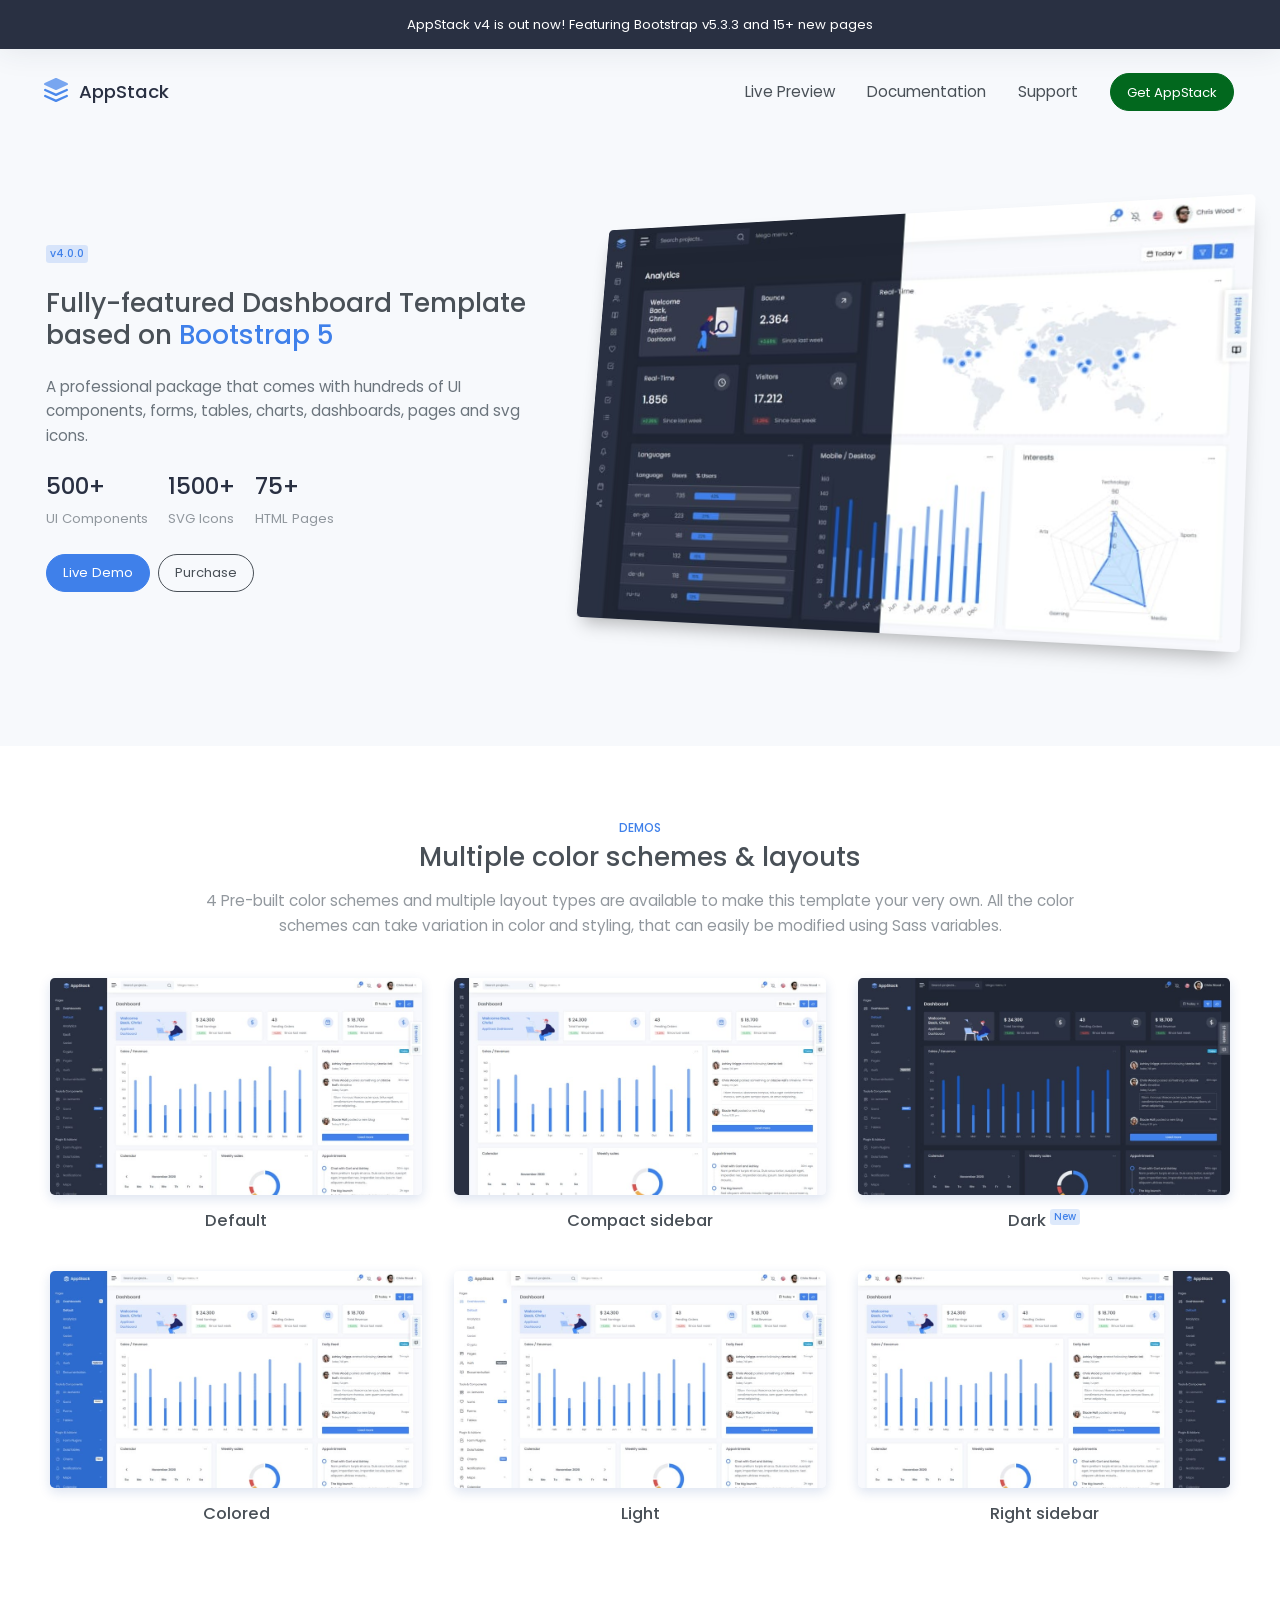
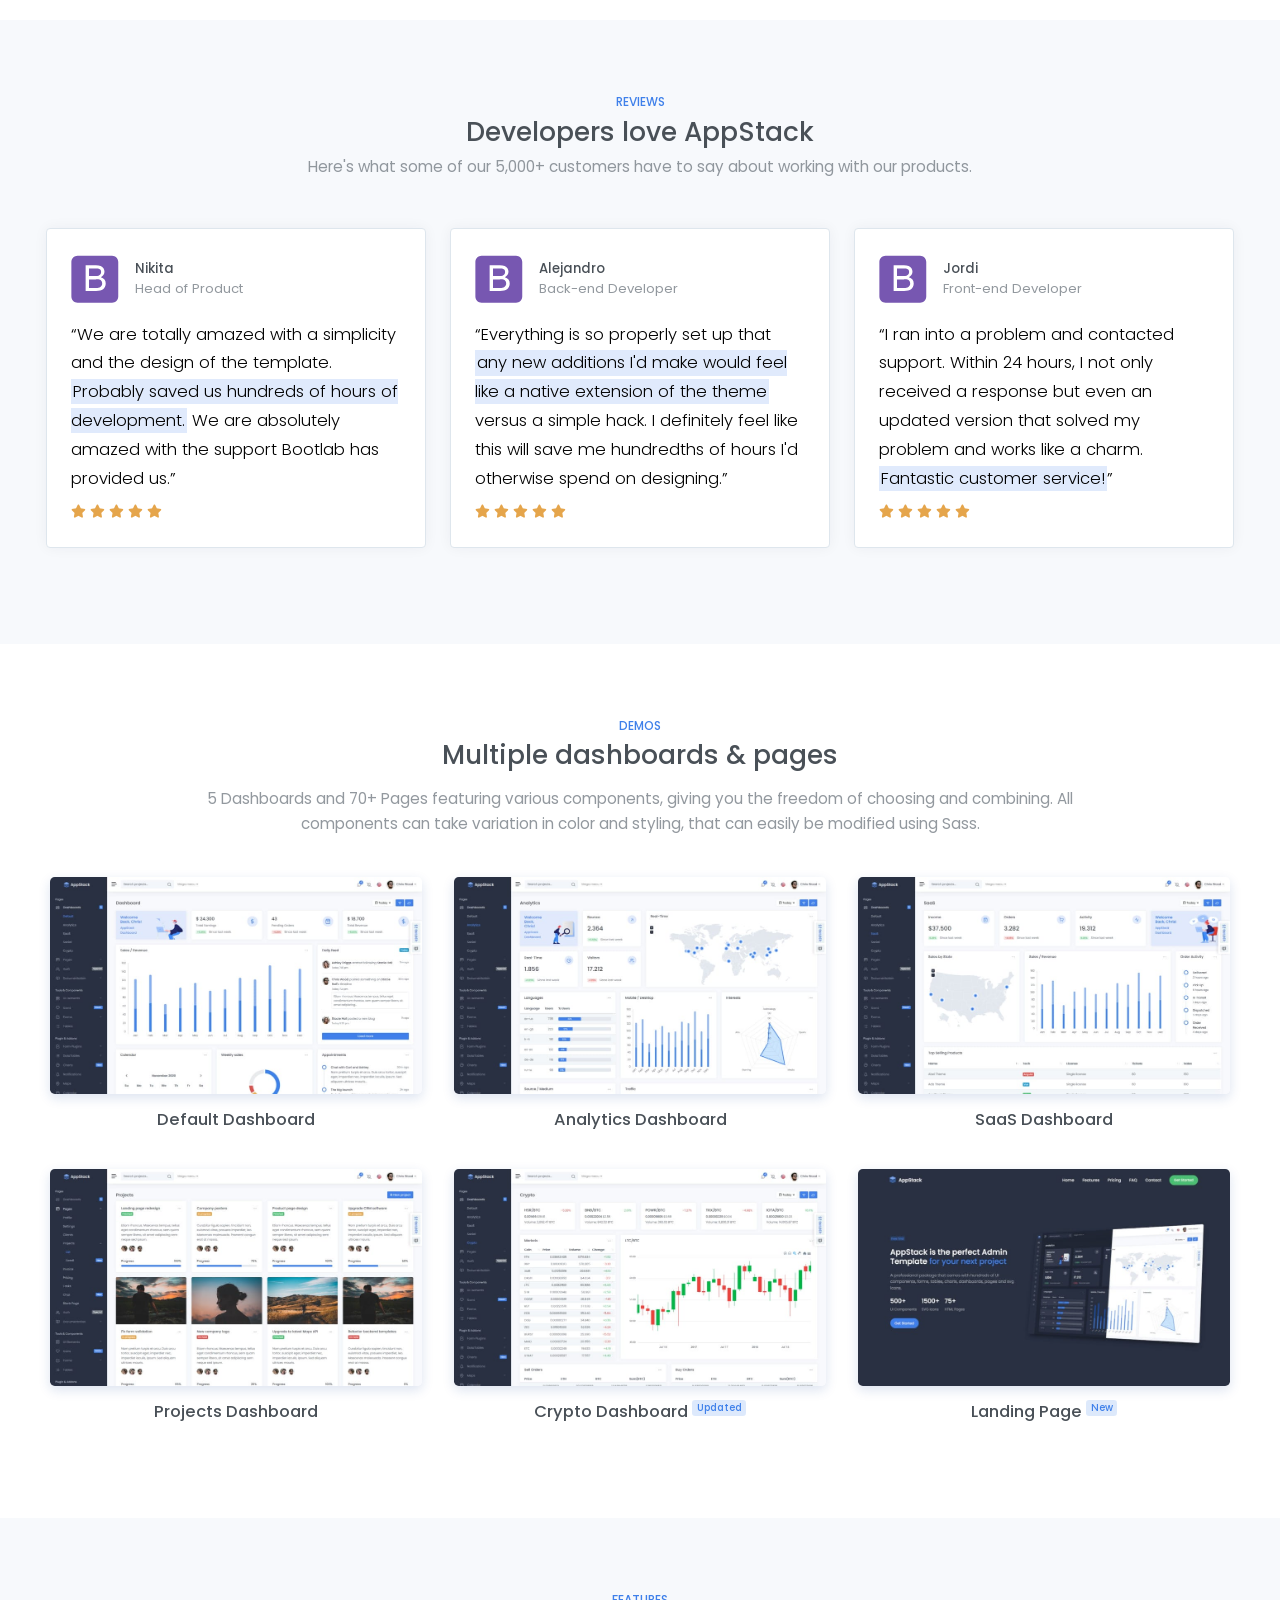
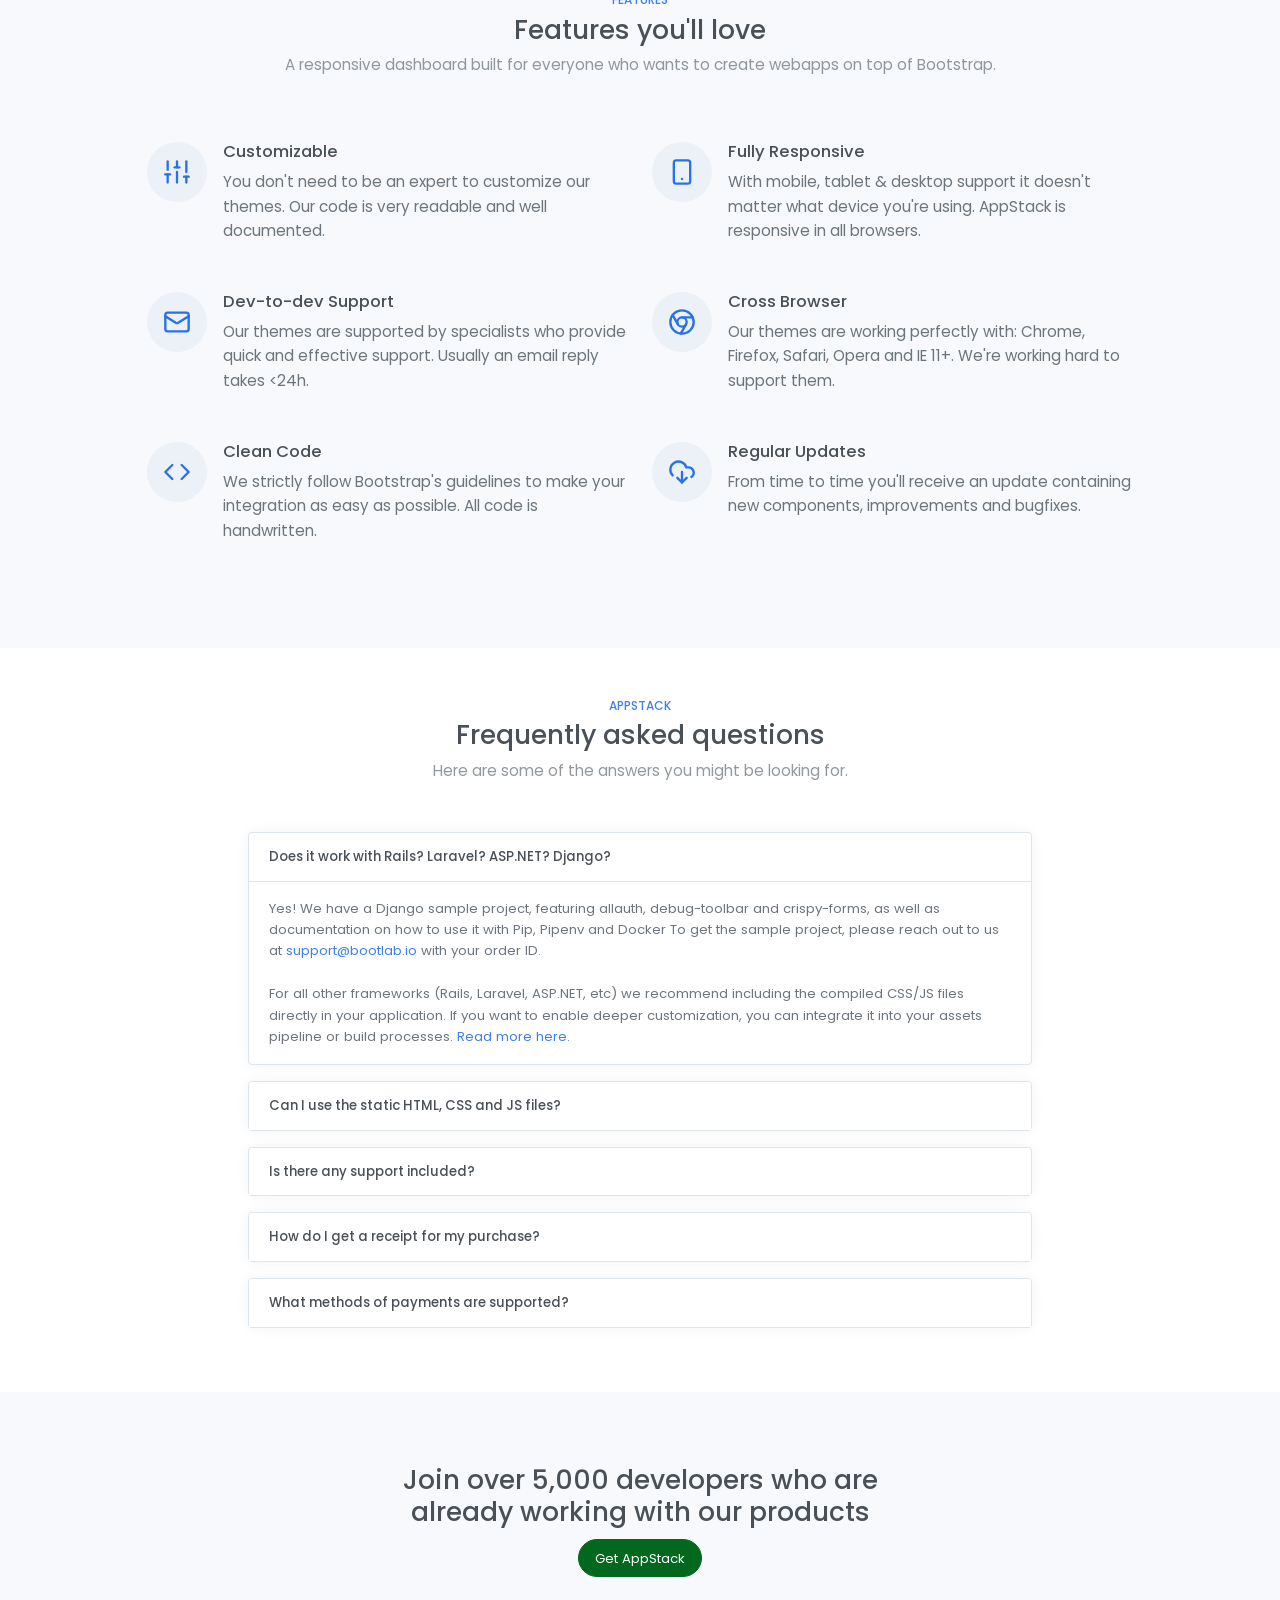
<file: appstack-assets/index.html>
<!DOCTYPE html>
<html lang="en">


<!-- Mirrored from appstack.bootlab.io/ by HTTrack Website Copier/3.x [XR&CO'2014], Wed, 02 Oct 2024 07:51:49 GMT -->
<!-- Added by HTTrack --><meta http-equiv="content-type" content="text/html;charset=UTF-8" /><!-- /Added by HTTrack -->
<head>
	<meta charset="utf-8">
	<meta http-equiv="X-UA-Compatible" content="IE=edge">
	<meta name="viewport" content="width=device-width, initial-scale=1, shrink-to-fit=no">
	<meta name="description" content="Responsive Bootstrap 5 Admin &amp; Dashboard Template">
	<meta name="author" content="Bootlab">

	<title>AppStack - Bootstrap 5 Admin &amp; Dashboard Template</title>

	<link rel="canonical" href="index-2.html" />
	<link rel="shortcut icon" href="img/favicon.ico">

	<link rel="preconnect" href="https://fonts.googleapis.com/">
	<link rel="preconnect" href="https://fonts.gstatic.com/" crossorigin>
	<link href="https://fonts.googleapis.com/css2?family=Poppins:wght@300;400;500&amp;display=swap" rel="stylesheet">

	<link href="css/app.css" rel="stylesheet">

<script async src="https://www.googletagmanager.com/gtag/js?id=G-Q3ZYEKLQ68"></script>
<script>
  window.dataLayer = window.dataLayer || [];
  function gtag(){dataLayer.push(arguments);}
  gtag('js', new Date());

  gtag('config', 'G-Q3ZYEKLQ68');
</script></head>

<body>

	<div class="navbar navbar-dark bg-dark">
		<div class="container-fluid">
			<span class="navbar-text mx-auto py-0 text-white text-center">
      AppStack v4 is out now! Featuring Bootstrap v5.3.3 and 15+ new pages
    </span>
		</div>
	</div>

	<nav class="navbar navbar-expand-md navbar-light landing-navbar">
		<div class="container">
			<a class="navbar-brand landing-brand" href="#">
      <svg version="1.1" xmlns="http://www.w3.org/2000/svg" xmlns:xlink="http://www.w3.org/1999/xlink" x="0px" y="0px"
        width="20px" height="20px" viewBox="0 0 20 20" enable-background="new 0 0 20 20" xml:space="preserve">
        <path d="M19.4,4.1l-9-4C10.1,0,9.9,0,9.6,0.1l-9,4C0.2,4.2,0,4.6,0,5s0.2,0.8,0.6,0.9l9,4C9.7,10,9.9,10,10,10s0.3,0,0.4-0.1l9-4
          C19.8,5.8,20,5.4,20,5S19.8,4.2,19.4,4.1z"/>
        <path d="M10,15c-0.1,0-0.3,0-0.4-0.1l-9-4c-0.5-0.2-0.7-0.8-0.5-1.3c0.2-0.5,0.8-0.7,1.3-0.5l8.6,3.8l8.6-3.8c0.5-0.2,1.1,0,1.3,0.5
          c0.2,0.5,0,1.1-0.5,1.3l-9,4C10.3,15,10.1,15,10,15z"/>
        <path d="M10,20c-0.1,0-0.3,0-0.4-0.1l-9-4c-0.5-0.2-0.7-0.8-0.5-1.3c0.2-0.5,0.8-0.7,1.3-0.5l8.6,3.8l8.6-3.8c0.5-0.2,1.1,0,1.3,0.5
          c0.2,0.5,0,1.1-0.5,1.3l-9,4C10.3,20,10.1,20,10,20z"/>
      </svg>
      AppStack
    </a>

			<ul class="navbar-nav ms-auto">
				<li class="nav-item d-none d-md-inline-block">
					<a class='nav-link active text-lg px-lg-3' href='dashboard-default.html' target='_blank'>Live Preview</a>
				</li>
				<li class="nav-item">
					<a class='nav-link active text-lg px-lg-3' href='docs-introduction.html' target='_blank'>
          <span class="d-inline-block d-md-none">Docs</span>
          <span class="d-none d-md-inline-block">Documentation</span>
        </a>
				</li>
				<li class="nav-item d-none d-md-inline-block">
					<a class="nav-link active text-lg px-lg-3" href="mailto:support@bootlab.io" target="_blank">Support</a>
				</li>
			</ul>
			<a href="https://themes.getbootstrap.com/product/appstack-responsive-admin-template/" target="_blank" class="btn btn-lg btn-success btn-pill my-2 my-sm-0 ms-3">Get AppStack</a>
		</div>
	</nav>

	<section class="landing-intro pt-5 pt-lg-6 pb-5 pb-lg-7">
		<div class="landing-intro-content container">
			<div class="row align-items-center">
				<div class="col-lg-5 mx-auto">
					<span class="badge badge-subtle-primary p-1">v4.0.0</span>

					<h1 class="my-4">Fully-featured Dashboard Template based on <span class="text-primary">Bootstrap 5</span></h1>

					<p class="text-lg">A professional package that comes with hundreds of UI components, forms, tables, charts, dashboards, pages and svg icons.</p>

					<div class="my-4">
						<div class="d-inline-block me-3">
							<h2 class="text-dark">500+</h2>
							<span class="text-muted">UI Components</span>
						</div>
						<div class="d-inline-block me-3">
							<h2 class="text-dark">1500+</h2>
							<span class="text-muted">SVG Icons</span>
						</div>
						<div class="d-inline-block">
							<h2 class="text-dark">75+</h2>
							<span class="text-muted">HTML Pages</span>
						</div>
					</div>
					<div class="my-4">
						<a href="#demos" class="btn btn-primary btn-pill btn-lg me-1">Live Demo</a>
						<a href="https://themes.getbootstrap.com/product/appstack-responsive-admin-template/" target="_blank" class="btn btn-outline-secondary btn-pill btn-lg me-1">Purchase</a>
					</div>
				</div>
				<div class="col-lg-7 d-none d-lg-flex mx-auto text-center">
					<div class="landing-intro-screenshot pb-3">
						<img src="img/screenshots/mixed.jpg" alt="Dark/Light Bootstrap Admin Template" class="img-fluid" />
					</div>
				</div>
			</div>
		</div>
	</section>

	<section class="py-6 bg-white">
		<div class="container position-relative z-3">
			<div class="row">
				<div class="col-md-12 mx-auto text-center">
					<div class="row">
						<div class="col-lg-10 col-xl-9 mx-auto">
							<div class="mb-4">
								<span class="text-uppercase text-primary text-sm fw-medium mb-1 d-block">Demos</span>
								<h2 class="h1 mb-3">Multiple color schemes &amp; layouts</h2>
								<p class="text-muted fs-lg">
									4 Pre-built color schemes and multiple layout types are available to make this template your very own. All the color schemes can take variation in color and styling,
									that can easily be modified using Sass variables.
								</p>
							</div>
						</div>
					</div>

					<div class="row">
						<div class="col-md-4 py-3">
							<a class='d-block mb-3 mx-1' href='dashboard-defaultd976.html?theme=default' target='_blank'>
              <img src="img/screenshots/theme-default.jpg" class="img-fluid rounded-3 landing-img" alt="Bootstrap 5 Dashboard Theme" />
            </a>
							<h4>Default</h4>
						</div>
						<div class="col-md-4 py-3">
							<a class='d-block mb-3 mx-1' href='dashboard-defaultc765.html?sidebarBehavior=compact' target='_blank'>
              <img src="img/screenshots/sidebar-compact.jpg" class="img-fluid rounded-3 landing-img" alt="Compact Sidebar Bootstrap 5 Dashboard Theme" />
            </a>
							<h4>Compact sidebar</h4>
						</div>
						<div class="col-md-4 py-3">
							<a class='d-block mb-3 mx-1' href='dashboard-default4965.html?theme=dark' target='_blank'>
              <img src="img/screenshots/theme-dark.jpg" class="img-fluid rounded-3 landing-img" alt="Dark Bootstrap 5 Dashboard Theme" />
            </a>
							<h4>Dark <sup><small class="badge badge-subtle-primary">New</small></sup></h4>
						</div>
						<div class="col-md-4 py-3">
							<a class='d-block mb-3 mx-1' href='dashboard-defaultc7f2.html?theme=colored' target='_blank'>
              <img src="img/screenshots/theme-colored.jpg" class="img-fluid rounded-3 landing-img" alt="Colored Bootstrap 5 Dashboard Theme" />
            </a>
							<h4>Colored</h4>
						</div>
						<div class="col-md-4 py-3">
							<a class='d-block mb-3 mx-1' href='dashboard-default6a08.html?theme=light' target='_blank'>
              <img src="img/screenshots/theme-light.jpg" class="img-fluid rounded-3 landing-img" alt="Light Bootstrap 5 Dashboard Theme" />
            </a>
							<h4>Light</h4>
						</div>
						<div class="col-md-4 py-3">
							<a class='d-block mb-3 mx-1' href='dashboard-default6534.html?sidebarPosition=right' target='_blank'>
              <img src="img/screenshots/sidebar-right.jpg" class="img-fluid rounded-3 landing-img" alt="Right Sidebar Bootstrap 5 Dashboard Theme" />
            </a>
							<h4>Right sidebar</h4>
						</div>
					</div>
				</div>
			</div>
		</div>
	</section>

	<section class="py-6">
		<div class="container">
			<div class="mb-5 text-center">
				<span class="text-uppercase text-primary text-sm fw-medium mb-1 d-block">Reviews</span>
				<h2 class="h1">Developers love AppStack</h2>
				<p class="text-muted fs-lg">Here's what some of our 5,000+ customers have to say about working with our products.</p>
			</div>
			<div class="row">
				<div class="col-md-6 col-lg-4">
					<blockquote class="landing-quote card border">
						<div class="card-body p-4">
							<div class="d-flex align-items-center mb-3">
								<div>
									<img src="img/brands/bootstrap.svg" width="48" height="48" alt="Bootstrap" />
								</div>
								<div class="ps-3">
									<h5 class="mb-1 mt-2">Nikita</h5><small class="d-block text-muted h5 fw-normal">Head of Product</small>
								</div>
							</div>
							<p class="lead mb-2">“We are totally amazed with a simplicity and the design of the template. <span>Probably saved us hundreds of hours of development.</span> We are absolutely
								amazed with the support Bootlab has provided us.”</p>

							<div class="landing-stars">
								<i class="fas fa-star"></i>
								<i class="fas fa-star"></i>
								<i class="fas fa-star"></i>
								<i class="fas fa-star"></i>
								<i class="fas fa-star"></i>
							</div>
						</div>
					</blockquote>
				</div>
				<div class="col-md-6 col-lg-4">
					<blockquote class="landing-quote card border">
						<div class="card-body p-4">
							<div class="d-flex align-items-center mb-3">
								<div>
									<img src="img/brands/bootstrap.svg" width="48" height="48" alt="Bootstrap" />
								</div>
								<div class="ps-3">
									<h5 class="mb-1 mt-2">Alejandro</h5><small class="d-block text-muted h5 fw-normal">Back-end Developer</small>
								</div>
							</div>
							<p class="lead mb-2">“Everything is so properly set up that <span>any new additions I'd make would feel like a native extension of the theme</span> versus a simple hack. I definitely
								feel like this will save me hundredths of hours I'd otherwise spend on designing.”</p>

							<div class="landing-stars">
								<i class="fas fa-star"></i>
								<i class="fas fa-star"></i>
								<i class="fas fa-star"></i>
								<i class="fas fa-star"></i>
								<i class="fas fa-star"></i>
							</div>
						</div>
					</blockquote>
				</div>
				<div class="col-md-6 col-lg-4 d-block d-md-none d-lg-block">
					<blockquote class="landing-quote card border">
						<div class="card-body p-4">
							<div class="d-flex align-items-center mb-3">
								<div>
									<img src="img/brands/bootstrap.svg" width="48" height="48" alt="Bootstrap" />
								</div>
								<div class="ps-3">
									<h5 class="mb-1 mt-2">Jordi</h5><small class="d-block text-muted h5 fw-normal">Front-end Developer</small>
								</div>
							</div>
							<p class="lead mb-2">“I ran into a problem and contacted support. Within 24 hours, I not only received a response but even an updated version that solved my problem and works
								like a charm. <span>Fantastic customer service!</span>”</p>

							<div class="landing-stars">
								<i class="fas fa-star"></i>
								<i class="fas fa-star"></i>
								<i class="fas fa-star"></i>
								<i class="fas fa-star"></i>
								<i class="fas fa-star"></i>
							</div>
						</div>
					</blockquote>
				</div>
			</div>
		</div>
	</section>

	<section id="demos" class="py-6 bg-white">
		<div class="container position-relative z-3">
			<div class="row">
				<div class="col-md-12 mx-auto text-center">
					<div class="row">
						<div class="col-lg-10 col-xl-9 mx-auto">
							<div class="mb-4">
								<span class="text-uppercase text-primary text-sm fw-medium mb-1 d-block">Demos</span>
								<h2 class="h1 mb-3">Multiple dashboards &amp; pages</h2>
								<p class="text-muted fs-lg">
									5 Dashboards and 70+ Pages featuring various components, giving you the freedom of choosing and combining. All components can take variation in color and styling,
									that can easily be modified using Sass.
								</p>
							</div>
						</div>
					</div>

					<div class="row">
						<div class="col-md-4 py-3">
							<a class='d-block mb-3 mx-1' href='dashboard-default.html' target='_blank'>
              <img src="img/screenshots/dashboard-default.jpg" class="img-fluid rounded-3 landing-img" alt="Bootstrap 5 Dashboard Theme" />
            </a>
							<h4>Default Dashboard</h4>
						</div>
						<div class="col-md-4 py-3">
							<a class='d-block mb-3 mx-1' href='dashboard-analytics.html' target='_blank'>
              <img src="img/screenshots/dashboard-analytics.jpg" class="img-fluid rounded-3 landing-img" alt="Analytics Bootstrap 5 Dashboard Theme" />
            </a>
							<h4>Analytics Dashboard</h4>
						</div>
						<div class="col-md-4 py-3">
							<a class='d-block mb-3 mx-1' href='dashboard-saas.html' target='_blank'>
              <img src="img/screenshots/dashboard-saas.jpg" class="img-fluid rounded-3 landing-img" alt="SaaS Bootstrap 5 Dashboard Theme" />
            </a>
							<h4>SaaS Dashboard</h4>
						</div>
						<div class="col-md-4 py-3">
							<a class="d-block mb-3 mx-1" target="_blank" href="pages-projects-list.html">
              <img src="img/screenshots/pages-projects-list.jpg" class="img-fluid rounded-3 landing-img" alt="Projects Bootstrap 5 Dashboard Theme" />
            </a>
							<h4>Projects Dashboard</h4>
						</div>
						<div class="col-md-4 py-3">
							<a class='d-block mb-3 mx-1' href='dashboard-crypto.html' target='_blank'>
              <img src="img/screenshots/dashboard-crypto.jpg" class="img-fluid rounded-3 landing-img" alt="Crypto Bootstrap 5 Dashboard Theme" />
            </a>
							<h4>Crypto Dashboard <sup><small class="badge badge-subtle-primary">Updated</small></sup></h4>
						</div>
						<div class="col-md-4 py-3">
							<a class='d-block mb-3 mx-1' href='landing.html' target='_blank'>
              <img src="img/screenshots/landing.jpg" class="img-fluid rounded-3 landing-img" alt="Landing Page Bootstrap 5 Dashboard Theme" />
            </a>
							<h4>Landing Page <sup><small class="badge badge-subtle-primary">New</small></sup></h4>
						</div>
					</div>
				</div>
			</div>
		</div>
	</section>

	<section class="py-6">
		<div class="container">
			<div class="row">
				<div class="col-md-10 mx-auto text-center">
					<div class="mb-5">
						<span class="text-uppercase text-primary text-sm fw-medium mb-1 d-block">Features</span>
						<h2 class="h1">Features you'll love</h2>
						<p class="text-muted fs-lg">A responsive dashboard built for everyone who wants to create webapps on top of Bootstrap.</p>
					</div>
					<div class="row text-start">
						<div class="col-12 col-md-6">
							<div class="d-flex align-items-start py-3">
								<div class="landing-feature">
									<i data-lucide="sliders"></i>
								</div>
								<div class="flex-grow-1">
									<h4 class="mt-0">Customizable</h4>
									<p class="fs-lg">You don't need to be an expert to customize our themes. Our code is very readable and well documented.</p>
								</div>
							</div>
						</div>
						<div class="col-12 col-md-6">
							<div class="d-flex align-items-start py-3">
								<div class="landing-feature">
									<i data-lucide="smartphone"></i>
								</div>
								<div class="flex-grow-1">
									<h4 class="mt-0">Fully Responsive</h4>
									<p class="fs-lg">With mobile, tablet & desktop support it doesn't matter what device you're using. AppStack is responsive in all browsers.</p>
								</div>
							</div>
						</div>
						<div class="col-12 col-md-6">
							<div class="d-flex align-items-start py-3">
								<div class="landing-feature">
									<i data-lucide="mail"></i>
								</div>
								<div class="flex-grow-1">
									<h4 class="mt-0">Dev-to-dev Support</h4>
									<p class="fs-lg">Our themes are supported by specialists who provide quick and effective support. Usually an email reply takes &lt;24h.</p>
								</div>
							</div>
						</div>
						<div class="col-12 col-md-6">
							<div class="d-flex align-items-start py-3">
								<div class="landing-feature">
									<i data-lucide="chrome"></i>
								</div>
								<div class="flex-grow-1">
									<h4 class="mt-0">Cross Browser</h4>
									<p class="fs-lg">Our themes are working perfectly with: Chrome, Firefox, Safari, Opera and IE 11+. We're working hard to support them.</p>
								</div>
							</div>
						</div>
						<div class="col-12 col-md-6">
							<div class="d-flex align-items-start py-3">
								<div class="landing-feature">
									<i data-lucide="code"></i>
								</div>
								<div class="flex-grow-1">
									<h4 class="mt-0">Clean Code</h4>
									<p class="fs-lg">We strictly follow Bootstrap's guidelines to make your integration as easy as possible. All code is handwritten.</p>
								</div>
							</div>
						</div>
						<div class="col-12 col-md-6">
							<div class="d-flex align-items-start py-3">
								<div class="landing-feature">
									<i data-lucide="download-cloud"></i>
								</div>
								<div class="flex-grow-1">
									<h4 class="mt-0">Regular Updates</h4>
									<p class="fs-lg">From time to time you'll receive an update containing new components, improvements and bugfixes.</p>
								</div>
							</div>
						</div>
					</div>
				</div>
			</div>
		</div>
	</section>

	<section class="py-5 bg-white">
		<div class="container">
			<div class="mb-5 text-center">
				<span class="text-uppercase text-primary text-sm fw-medium mb-1 d-block">AppStack</span>
				<h2 class="h1">Frequently asked questions</h2>
				<p class="text-muted fs-lg">Here are some of the answers you might be looking for.</p>
			</div>

			<div class="row">
				<div class="col-md-9 col-lg-8 mx-auto">
					<div class="accordion" id="accordionFaq">
						<div class="card border mb-3">
							<div class="card-header cursor-pointer" id="faqOne" data-bs-toggle="collapse" data-bs-target="#collapseOne" aria-expanded="true" aria-controls="collapseOne">
								<h6 class="mb-0">
									Does it work with Rails? Laravel? ASP.NET? Django?
								</h6>
							</div>
							<div id="collapseOne" class="collapse show" aria-labelledby="faqOne" data-bs-parent="#accordionFaq">
								<div class="card-body py-3">
									Yes! We have a Django sample project, featuring allauth, debug-toolbar and crispy-forms, as well as documentation on how to use it with Pip, Pipenv and Docker To
									get the sample project, please reach out to us at <a href="mailto:support@bootlab.io?subject=I+would+love+to+receive+the+Django+version+of+AppStack&body=Order+ID">support@bootlab.io</a>									with your order ID.<br /><br /> For all other frameworks (Rails, Laravel, ASP.NET, etc) we recommend including the compiled CSS/JS files directly in your
									application. If you want to enable deeper customization, you can integrate it into your assets pipeline or build processes. <a href="https://themes.getbootstrap.com/guide/#integrating-with-frameworks"
									 target="_blank" rel="noopener noreferrer nofollow">Read more here</a>.
								</div>
							</div>
						</div>
						<div class="card border mb-3">
							<div class="card-header cursor-pointer" id="faqTwo" data-bs-toggle="collapse" data-bs-target="#collapseTwo" aria-expanded="true" aria-controls="collapseTwo">
								<h6 class="mb-0">
									Can I use the static HTML, CSS and JS files?
								</h6>
							</div>
							<div id="collapseTwo" class="collapse" aria-labelledby="faqTwo" data-bs-parent="#accordionFaq">
								<div class="card-body py-3">
									Absolutely. You can bypass the Webpack build step completely and simply edit the static HTML, CSS and JS files included in the package.
								</div>
							</div>
						</div>
						<div class="card border mb-3">
							<div class="card-header cursor-pointer" id="faqThree" data-bs-toggle="collapse" data-bs-target="#collapseThree" aria-expanded="true" aria-controls="collapseThree">
								<h6 class="mb-0">
									Is there any support included?
								</h6>
							</div>
							<div id="collapseThree" class="collapse" aria-labelledby="faqThree" data-bs-parent="#accordionFaq">
								<div class="card-body py-3">
									You have access to the Software's online support services via email for six (6) months from the purchase date. Please contact us at <a href="mailto:info@bootlab.io">info@bootlab.io</a>									for any questions.
								</div>
							</div>
						</div>
						<div class="card border mb-3">
							<div class="card-header cursor-pointer" id="faqFour" data-bs-toggle="collapse" data-bs-target="#collapseFour" aria-expanded="true" aria-controls="collapseFour">
								<h6 class="mb-0">
									How do I get a receipt for my purchase?
								</h6>
							</div>
							<div id="collapseFour" class="collapse" aria-labelledby="faqFour" data-bs-parent="#accordionFaq">
								<div class="card-body py-3">
									You'll receive an email from Bootstrap themes once your purchase is complete. More info can be found <a href="https://themes.zendesk.com/hc/en-us/articles/360000011052-How-do-I-get-a-receipt-for-my-purchase-"
									 rel="noopener noreferrer" target="_blank">here</a>.
								</div>
							</div>
						</div>
						<div class="card border mb-3">
							<div class="card-header cursor-pointer" id="faqFive" data-bs-toggle="collapse" data-bs-target="#collapseFive" aria-expanded="true" aria-controls="collapseFive">
								<h6 class="mb-0">
									What methods of payments are supported?
								</h6>
							</div>
							<div id="collapseFive" class="collapse" aria-labelledby="faqFive" data-bs-parent="#accordionFaq">
								<div class="card-body py-3">
									You can purchase the themes on Bootstrap Themes via any major credit/debit card (via Stripe) or with your Paypal account. We don't support cryptocurrencies or invoicing
									at this time.
								</div>
							</div>
						</div>
					</div>
				</div>
			</div>
		</div>
	</section>

	<section class="py-6">
		<div class="container text-center">
			<div class="row">
				<div class="col-12 col-md-9 col-lg-8 col-xl-6 mx-auto">
					<h2 class="h1 mb-3">
						Join over 5,000 developers who are already working with our products
					</h2>
					<a href="https://themes.getbootstrap.com/product/appstack-responsive-admin-template/" target="_blank" class="align-middle btn btn-success btn-pill btn-lg mt-n1">Get AppStack</a>
				</div>
			</div>
		</div>
	</section>

	<script src="js/app.js"></script>

</body>


<!-- Mirrored from appstack.bootlab.io/ by HTTrack Website Copier/3.x [XR&CO'2014], Wed, 02 Oct 2024 07:52:00 GMT -->
</html>
</file>
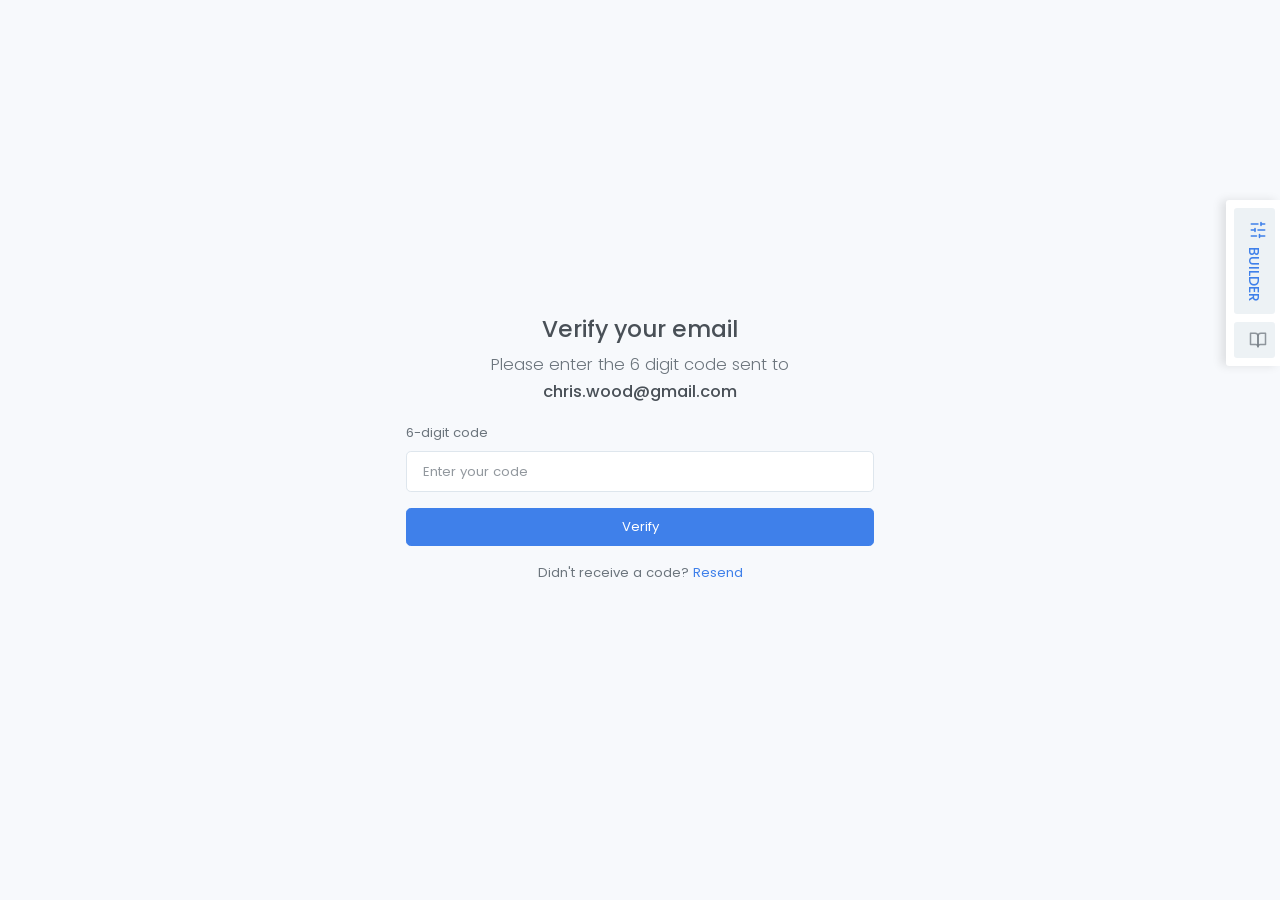
<file: appstack-assets/auth-2fa-2.html>
<!DOCTYPE html>
<!--
  HOW TO USE: 
  data-layout: fluid (default), boxed
  data-sidebar-theme: dark (default), colored, light
  data-sidebar-position: left (default), right
  data-sidebar-behavior: sticky (default), fixed, compact
-->
<html lang="en" data-bs-theme="dark" data-layout="fluid" data-sidebar-theme="dark" data-sidebar-position="left" data-sidebar-behavior="sticky">


<!-- Mirrored from appstack.bootlab.io/auth-2fa.html by HTTrack Website Copier/3.x [XR&CO'2014], Wed, 02 Oct 2024 07:53:02 GMT -->
<!-- Added by HTTrack --><meta http-equiv="content-type" content="text/html;charset=UTF-8" /><!-- /Added by HTTrack -->
<head>
	<meta charset="utf-8">
	<meta http-equiv="X-UA-Compatible" content="IE=edge">
	<meta name="viewport" content="width=device-width, initial-scale=1, shrink-to-fit=no">
	<meta name="description" content="Responsive Bootstrap 5 Admin &amp; Dashboard Template">
	<meta name="author" content="Bootlab">

	<title>2FA | AppStack - Bootstrap 5 Admin &amp; Dashboard Template</title>

	<link rel="canonical" href="auth-2fa-2.html" />
	<link rel="shortcut icon" href="img/favicon.ico">

	<link rel="preconnect" href="https://fonts.googleapis.com/">
	<link rel="preconnect" href="https://fonts.gstatic.com/" crossorigin>
	<link href="https://fonts.googleapis.com/css2?family=Poppins:wght@300;400;500&amp;display=swap" rel="stylesheet">

	<link href="css/app.css" rel="stylesheet">

	<!-- BEGIN SETTINGS -->
	<!-- Remove this after purchasing -->
	<script src="js/settings.js"></script>
	<!-- END SETTINGS -->
<script async src="https://www.googletagmanager.com/gtag/js?id=G-Q3ZYEKLQ68"></script>
<script>
  window.dataLayer = window.dataLayer || [];
  function gtag(){dataLayer.push(arguments);}
  gtag('js', new Date());

  gtag('config', 'G-Q3ZYEKLQ68');
</script></head>

<body>
	<div class="auth-full-page d-flex">
		<div class="auth-form p-3">

			<div class="text-center">
				<h1 class="h2">Verify your email</h1>
				<p class="lead">
					Please enter the 6 digit code sent to <strong>chris.wood@gmail.com</strong>
				</p>
			</div>

			<div class="mb-3">
				<form>
					<div class="mb-3">
						<label class="form-label">6-digit code</label>
						<input class="form-control form-control-lg" type="text" name="code" placeholder="Enter your code" />
					</div>
					<div class="d-grid gap-2 mt-3">
						<a class='btn btn-lg btn-primary' href='dashboard-default.html'>Verify</a>
					</div>
				</form>
			</div>

			<div class="text-center">
				Didn't receive a code? <a href="#">Resend</a>
			</div>
		</div>
	</div>

	<script src="js/app.js"></script>

</body>


<!-- Mirrored from appstack.bootlab.io/auth-2fa.html by HTTrack Website Copier/3.x [XR&CO'2014], Wed, 02 Oct 2024 07:53:02 GMT -->
</html>
</file>
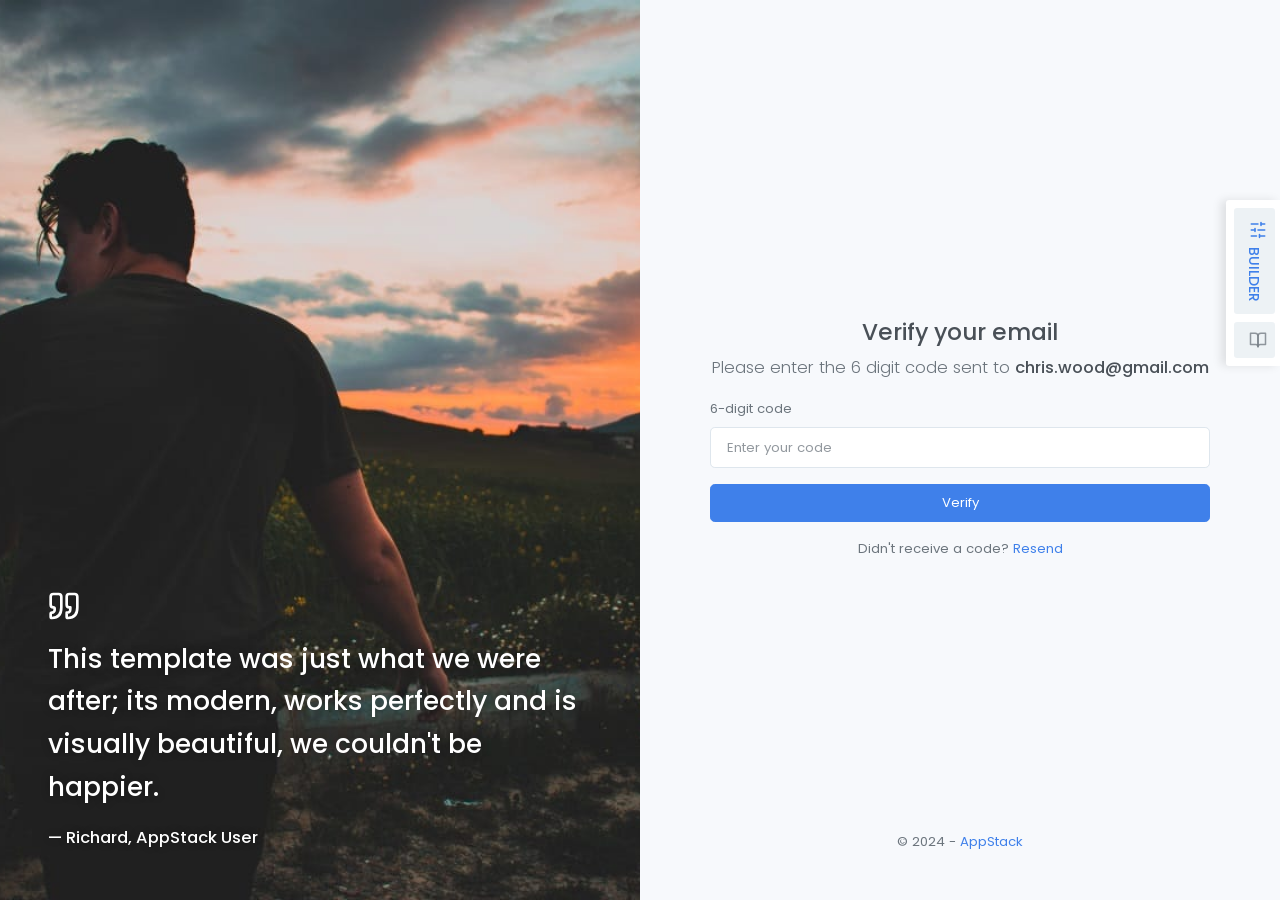
<file: appstack-assets/auth-2fa-cover.html>
<!DOCTYPE html>
<!--
  HOW TO USE: 
  data-layout: fluid (default), boxed
  data-sidebar-theme: dark (default), colored, light
  data-sidebar-position: left (default), right
  data-sidebar-behavior: sticky (default), fixed, compact
-->
<html lang="en" data-bs-theme="dark" data-layout="fluid" data-sidebar-theme="dark" data-sidebar-position="left" data-sidebar-behavior="sticky">


<!-- Mirrored from appstack.bootlab.io/auth-2fa-cover by HTTrack Website Copier/3.x [XR&CO'2014], Wed, 02 Oct 2024 07:52:35 GMT -->
<!-- Added by HTTrack --><meta http-equiv="content-type" content="text/html;charset=UTF-8" /><!-- /Added by HTTrack -->
<head>
	<meta charset="utf-8">
	<meta http-equiv="X-UA-Compatible" content="IE=edge">
	<meta name="viewport" content="width=device-width, initial-scale=1, shrink-to-fit=no">
	<meta name="description" content="Responsive Bootstrap 5 Admin &amp; Dashboard Template">
	<meta name="author" content="Bootlab">

	<title>2FA | AppStack - Bootstrap 5 Admin &amp; Dashboard Template</title>

	<link rel="canonical" href="auth-2fa-2.html" />
	<link rel="shortcut icon" href="img/favicon.ico">

	<link rel="preconnect" href="https://fonts.googleapis.com/">
	<link rel="preconnect" href="https://fonts.gstatic.com/" crossorigin>
	<link href="https://fonts.googleapis.com/css2?family=Poppins:wght@300;400;500&amp;display=swap" rel="stylesheet">

	<link href="css/app.css" rel="stylesheet">

	<!-- BEGIN SETTINGS -->
	<!-- Remove this after purchasing -->
	<script src="js/settings.js"></script>
	<!-- END SETTINGS -->
<script async src="https://www.googletagmanager.com/gtag/js?id=G-Q3ZYEKLQ68"></script>
<script>
  window.dataLayer = window.dataLayer || [];
  function gtag(){dataLayer.push(arguments);}
  gtag('js', new Date());

  gtag('config', 'G-Q3ZYEKLQ68');
</script></head>

<body>
	<div class="container-fluid p-0">
		<div class="row g-0">
			<div class="col-xl-6 d-none d-xl-flex">
				<div class="auth-full-page position-relative">
					<img src="img/photos/unsplash-1.jpg" class="auth-bg" alt="Unsplash">
					<div class="auth-quote">
						<i data-lucide="quote"></i>
						<figure>
							<blockquote>
								<p>This template was just what we were after; its modern, works perfectly and is visually beautiful, we couldn't be happier.</p>
							</blockquote>
							<figcaption>
								— Richard, AppStack User
							</figcaption>
						</figure>
					</div>
				</div>
			</div>
			<div class="col-xl-6">
				<div class="auth-full-page d-flex p-4 p-xl-5">
					<div class="d-flex flex-column w-100 h-100">
						<div class="auth-form">

							<div class="text-center">
								<h1 class="h2">Verify your email</h1>
								<p class="lead">
									Please enter the 6 digit code sent to <strong>chris.wood@gmail.com</strong>
								</p>
							</div>

							<div class="mb-3">
								<form>
									<div class="mb-3">
										<label class="form-label">6-digit code</label>
										<input class="form-control form-control-lg" type="text" name="code" placeholder="Enter your code" />
									</div>
									<div class="d-grid gap-2 mt-3">
										<a class='btn btn-lg btn-primary' href='dashboard-default.html'>Verify</a>
									</div>
								</form>
							</div>

							<div class="text-center">
								Didn't receive a code? <a href="#">Resend</a>
							</div>
						</div>
						<div class="text-center">
							<p class="mb-0">
								&copy; 2024 - <a href='index.html'>AppStack</a>
							</p>
						</div>
					</div>
				</div>
			</div>
		</div>
	</div>

	<script src="js/app.js"></script>

</body>


<!-- Mirrored from appstack.bootlab.io/auth-2fa-cover by HTTrack Website Copier/3.x [XR&CO'2014], Wed, 02 Oct 2024 07:52:35 GMT -->
</html>
</file>
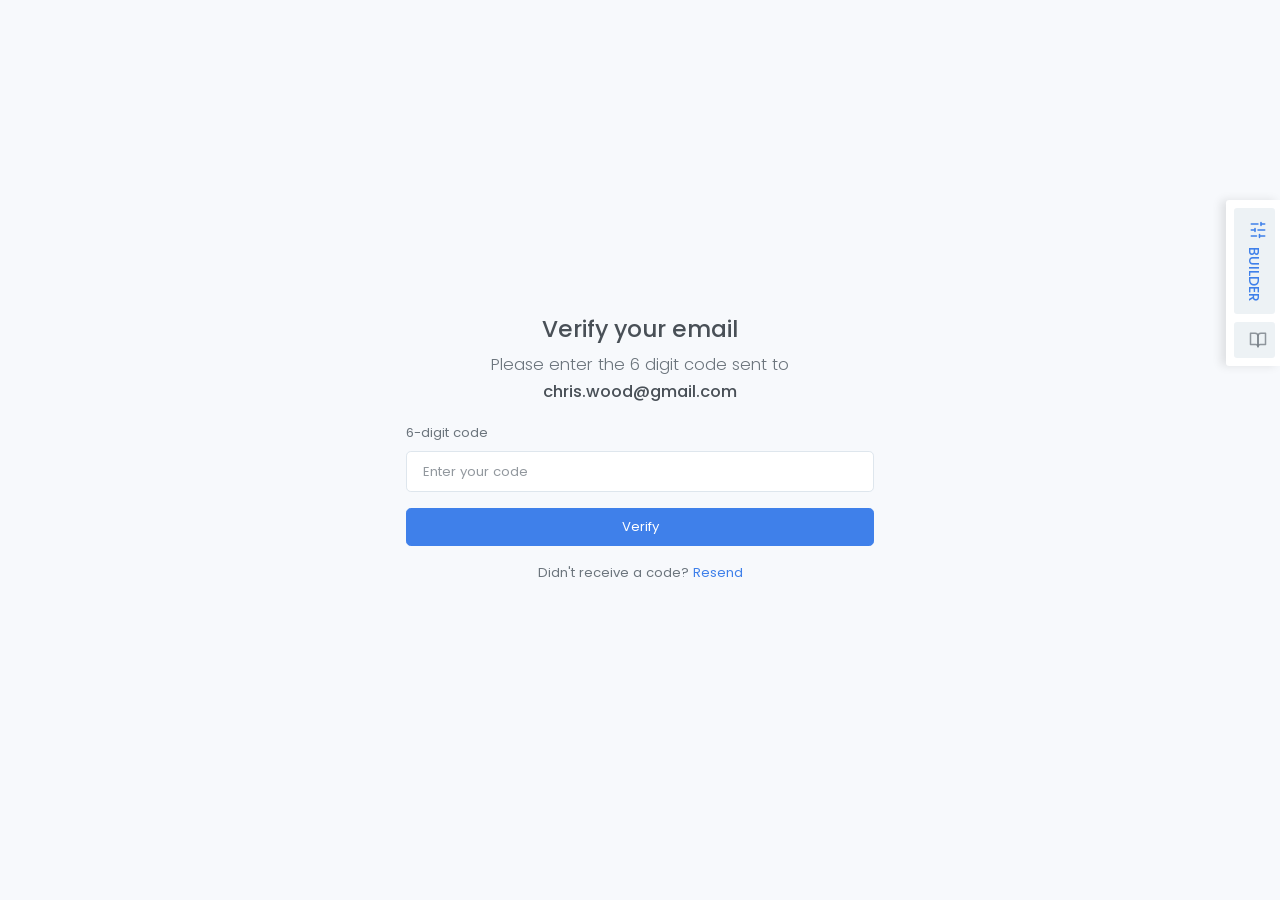
<file: appstack-assets/auth-2fa.html>
<!DOCTYPE html>
<!--
  HOW TO USE: 
  data-layout: fluid (default), boxed
  data-sidebar-theme: dark (default), colored, light
  data-sidebar-position: left (default), right
  data-sidebar-behavior: sticky (default), fixed, compact
-->
<html lang="en" data-bs-theme="dark" data-layout="fluid" data-sidebar-theme="dark" data-sidebar-position="left" data-sidebar-behavior="sticky">


<!-- Mirrored from appstack.bootlab.io/auth-2fa by HTTrack Website Copier/3.x [XR&CO'2014], Wed, 02 Oct 2024 07:52:34 GMT -->
<!-- Added by HTTrack --><meta http-equiv="content-type" content="text/html;charset=UTF-8" /><!-- /Added by HTTrack -->
<head>
	<meta charset="utf-8">
	<meta http-equiv="X-UA-Compatible" content="IE=edge">
	<meta name="viewport" content="width=device-width, initial-scale=1, shrink-to-fit=no">
	<meta name="description" content="Responsive Bootstrap 5 Admin &amp; Dashboard Template">
	<meta name="author" content="Bootlab">

	<title>2FA | AppStack - Bootstrap 5 Admin &amp; Dashboard Template</title>

	<link rel="canonical" href="auth-2fa-2.html" />
	<link rel="shortcut icon" href="img/favicon.ico">

	<link rel="preconnect" href="https://fonts.googleapis.com/">
	<link rel="preconnect" href="https://fonts.gstatic.com/" crossorigin>
	<link href="https://fonts.googleapis.com/css2?family=Poppins:wght@300;400;500&amp;display=swap" rel="stylesheet">

	<link href="css/app.css" rel="stylesheet">

	<!-- BEGIN SETTINGS -->
	<!-- Remove this after purchasing -->
	<script src="js/settings.js"></script>
	<!-- END SETTINGS -->
<script async src="https://www.googletagmanager.com/gtag/js?id=G-Q3ZYEKLQ68"></script>
<script>
  window.dataLayer = window.dataLayer || [];
  function gtag(){dataLayer.push(arguments);}
  gtag('js', new Date());

  gtag('config', 'G-Q3ZYEKLQ68');
</script></head>

<body>
	<div class="auth-full-page d-flex">
		<div class="auth-form p-3">

			<div class="text-center">
				<h1 class="h2">Verify your email</h1>
				<p class="lead">
					Please enter the 6 digit code sent to <strong>chris.wood@gmail.com</strong>
				</p>
			</div>

			<div class="mb-3">
				<form>
					<div class="mb-3">
						<label class="form-label">6-digit code</label>
						<input class="form-control form-control-lg" type="text" name="code" placeholder="Enter your code" />
					</div>
					<div class="d-grid gap-2 mt-3">
						<a class='btn btn-lg btn-primary' href='dashboard-default.html'>Verify</a>
					</div>
				</form>
			</div>

			<div class="text-center">
				Didn't receive a code? <a href="#">Resend</a>
			</div>
		</div>
	</div>

	<script src="js/app.js"></script>

</body>


<!-- Mirrored from appstack.bootlab.io/auth-2fa by HTTrack Website Copier/3.x [XR&CO'2014], Wed, 02 Oct 2024 07:52:35 GMT -->
</html>
</file>
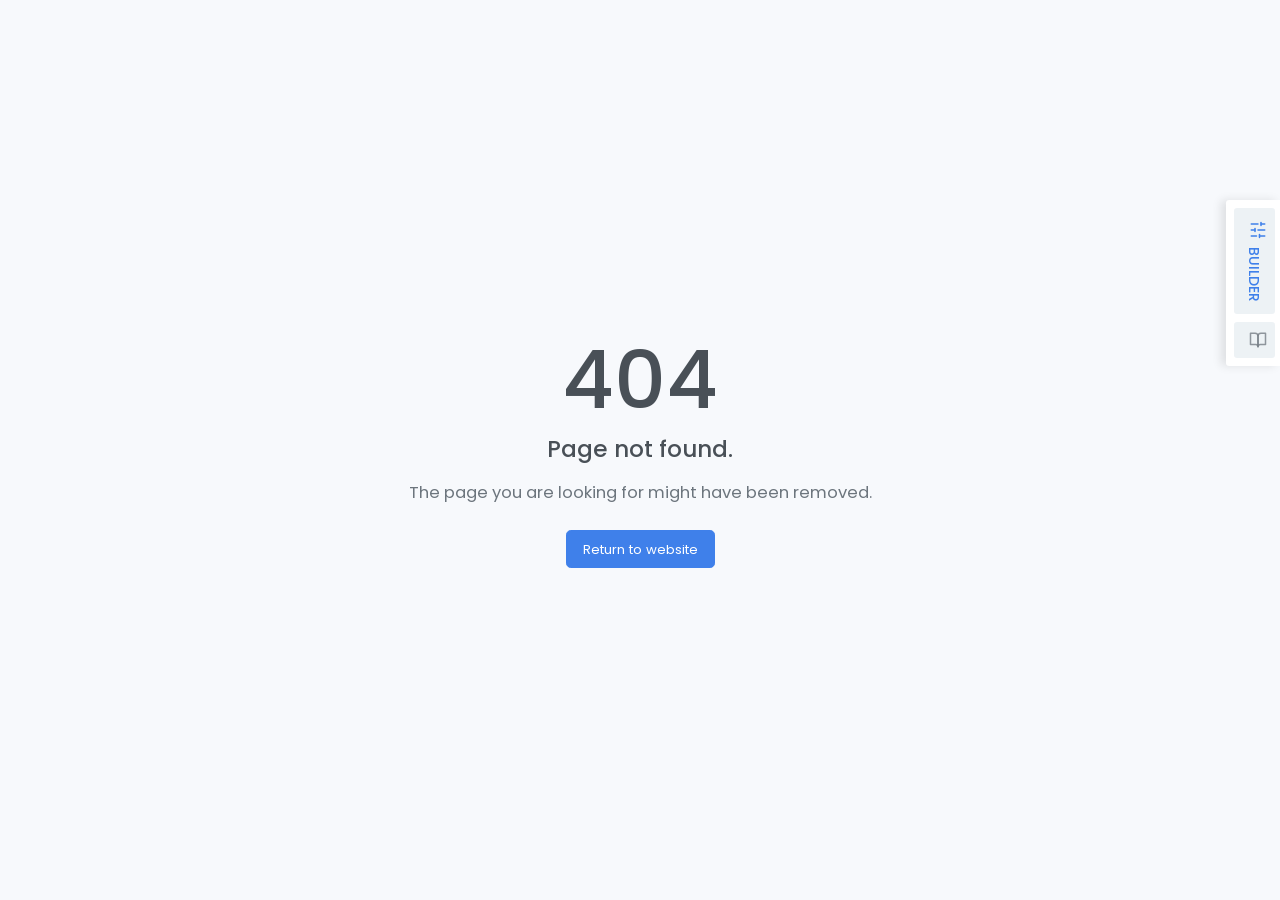
<file: appstack-assets/auth-404.html>
<!DOCTYPE html>
<!--
  HOW TO USE: 
  data-layout: fluid (default), boxed
  data-sidebar-theme: dark (default), colored, light
  data-sidebar-position: left (default), right
  data-sidebar-behavior: sticky (default), fixed, compact
-->
<html lang="en" data-bs-theme="dark" data-layout="fluid" data-sidebar-theme="dark" data-sidebar-position="left" data-sidebar-behavior="sticky">


<!-- Mirrored from appstack.bootlab.io/auth-404 by HTTrack Website Copier/3.x [XR&CO'2014], Wed, 02 Oct 2024 07:52:35 GMT -->
<!-- Added by HTTrack --><meta http-equiv="content-type" content="text/html;charset=UTF-8" /><!-- /Added by HTTrack -->
<head>
	<meta charset="utf-8">
	<meta http-equiv="X-UA-Compatible" content="IE=edge">
	<meta name="viewport" content="width=device-width, initial-scale=1, shrink-to-fit=no">
	<meta name="description" content="Responsive Bootstrap 5 Admin &amp; Dashboard Template">
	<meta name="author" content="Bootlab">

	<title>404 Page Not Found | AppStack - Bootstrap 5 Admin &amp; Dashboard Template</title>

	<link rel="canonical" href="auth-405.html" />
	<link rel="shortcut icon" href="img/favicon.ico">

	<link rel="preconnect" href="https://fonts.googleapis.com/">
	<link rel="preconnect" href="https://fonts.gstatic.com/" crossorigin>
	<link href="https://fonts.googleapis.com/css2?family=Poppins:wght@300;400;500&amp;display=swap" rel="stylesheet">

	<link href="css/app.css" rel="stylesheet">

	<!-- BEGIN SETTINGS -->
	<!-- Remove this after purchasing -->
	<script src="js/settings.js"></script>
	<!-- END SETTINGS -->
<script async src="https://www.googletagmanager.com/gtag/js?id=G-Q3ZYEKLQ68"></script>
<script>
  window.dataLayer = window.dataLayer || [];
  function gtag(){dataLayer.push(arguments);}
  gtag('js', new Date());

  gtag('config', 'G-Q3ZYEKLQ68');
</script></head>

<body>
	<div class="auth-full-page d-flex">
		<div class="auth-form p-3">

			<div class="text-center">
				<h1 class="display-1 fw-bold">404</h1>
				<p class="h2">Page not found.</p>
				<p class="lead fw-normal mt-3 mb-4">The page you are looking for might have been removed.</p>
				<a class='btn btn-primary btn-lg' href='dashboard-default.html'>Return to website</a>
			</div>

		</div>
	</div>

	<script src="js/app.js"></script>

</body>


<!-- Mirrored from appstack.bootlab.io/auth-404 by HTTrack Website Copier/3.x [XR&CO'2014], Wed, 02 Oct 2024 07:52:36 GMT -->
</html>
</file>
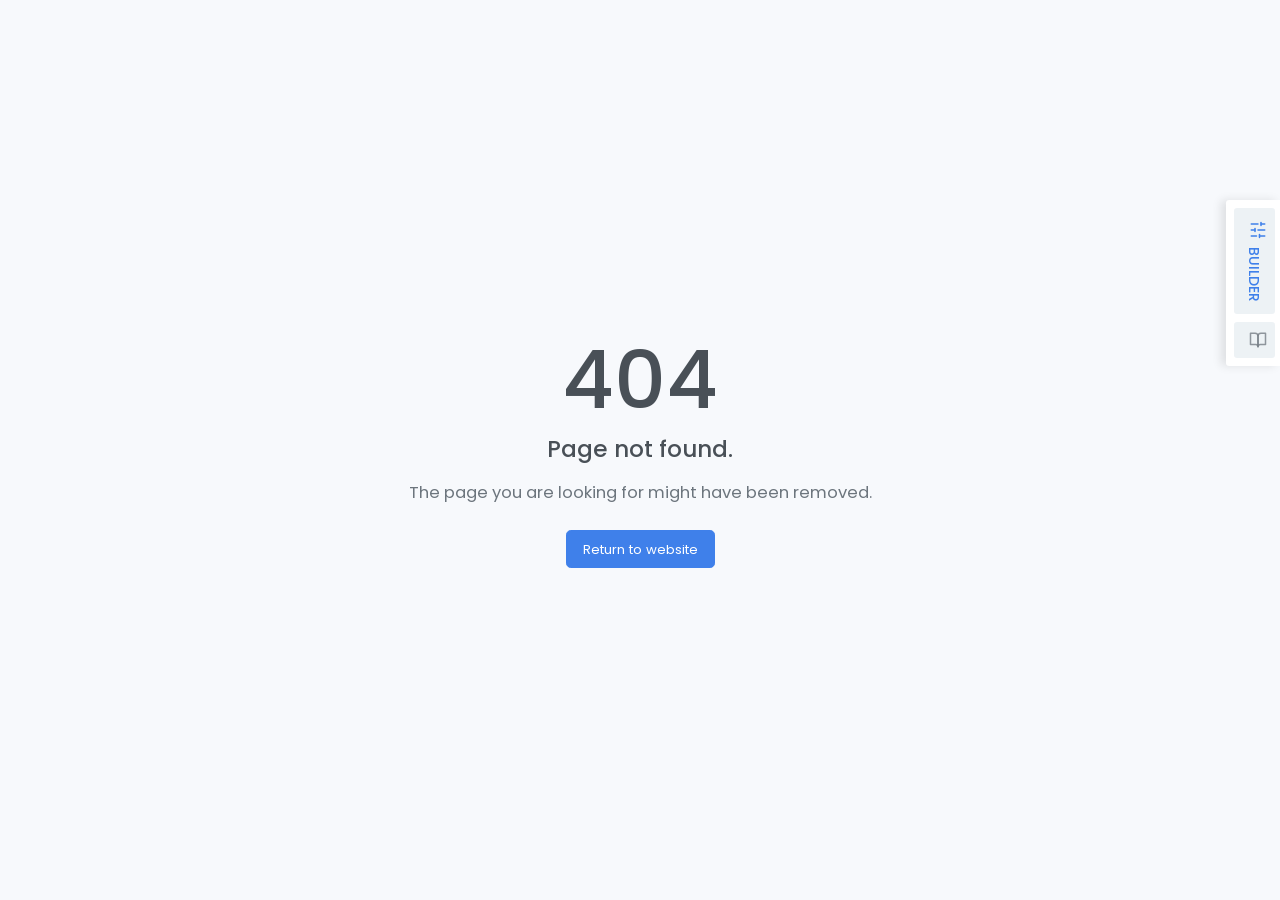
<file: appstack-assets/auth-405.html>
<!DOCTYPE html>
<!--
  HOW TO USE: 
  data-layout: fluid (default), boxed
  data-sidebar-theme: dark (default), colored, light
  data-sidebar-position: left (default), right
  data-sidebar-behavior: sticky (default), fixed, compact
-->
<html lang="en" data-bs-theme="dark" data-layout="fluid" data-sidebar-theme="dark" data-sidebar-position="left" data-sidebar-behavior="sticky">


<!-- Mirrored from appstack.bootlab.io/auth-404.html by HTTrack Website Copier/3.x [XR&CO'2014], Wed, 02 Oct 2024 07:53:02 GMT -->
<!-- Added by HTTrack --><meta http-equiv="content-type" content="text/html;charset=UTF-8" /><!-- /Added by HTTrack -->
<head>
	<meta charset="utf-8">
	<meta http-equiv="X-UA-Compatible" content="IE=edge">
	<meta name="viewport" content="width=device-width, initial-scale=1, shrink-to-fit=no">
	<meta name="description" content="Responsive Bootstrap 5 Admin &amp; Dashboard Template">
	<meta name="author" content="Bootlab">

	<title>404 Page Not Found | AppStack - Bootstrap 5 Admin &amp; Dashboard Template</title>

	<link rel="canonical" href="auth-405.html" />
	<link rel="shortcut icon" href="img/favicon.ico">

	<link rel="preconnect" href="https://fonts.googleapis.com/">
	<link rel="preconnect" href="https://fonts.gstatic.com/" crossorigin>
	<link href="https://fonts.googleapis.com/css2?family=Poppins:wght@300;400;500&amp;display=swap" rel="stylesheet">

	<link href="css/app.css" rel="stylesheet">

	<!-- BEGIN SETTINGS -->
	<!-- Remove this after purchasing -->
	<script src="js/settings.js"></script>
	<!-- END SETTINGS -->
<script async src="https://www.googletagmanager.com/gtag/js?id=G-Q3ZYEKLQ68"></script>
<script>
  window.dataLayer = window.dataLayer || [];
  function gtag(){dataLayer.push(arguments);}
  gtag('js', new Date());

  gtag('config', 'G-Q3ZYEKLQ68');
</script></head>

<body>
	<div class="auth-full-page d-flex">
		<div class="auth-form p-3">

			<div class="text-center">
				<h1 class="display-1 fw-bold">404</h1>
				<p class="h2">Page not found.</p>
				<p class="lead fw-normal mt-3 mb-4">The page you are looking for might have been removed.</p>
				<a class='btn btn-primary btn-lg' href='dashboard-default.html'>Return to website</a>
			</div>

		</div>
	</div>

	<script src="js/app.js"></script>

</body>


<!-- Mirrored from appstack.bootlab.io/auth-404.html by HTTrack Website Copier/3.x [XR&CO'2014], Wed, 02 Oct 2024 07:53:02 GMT -->
</html>
</file>
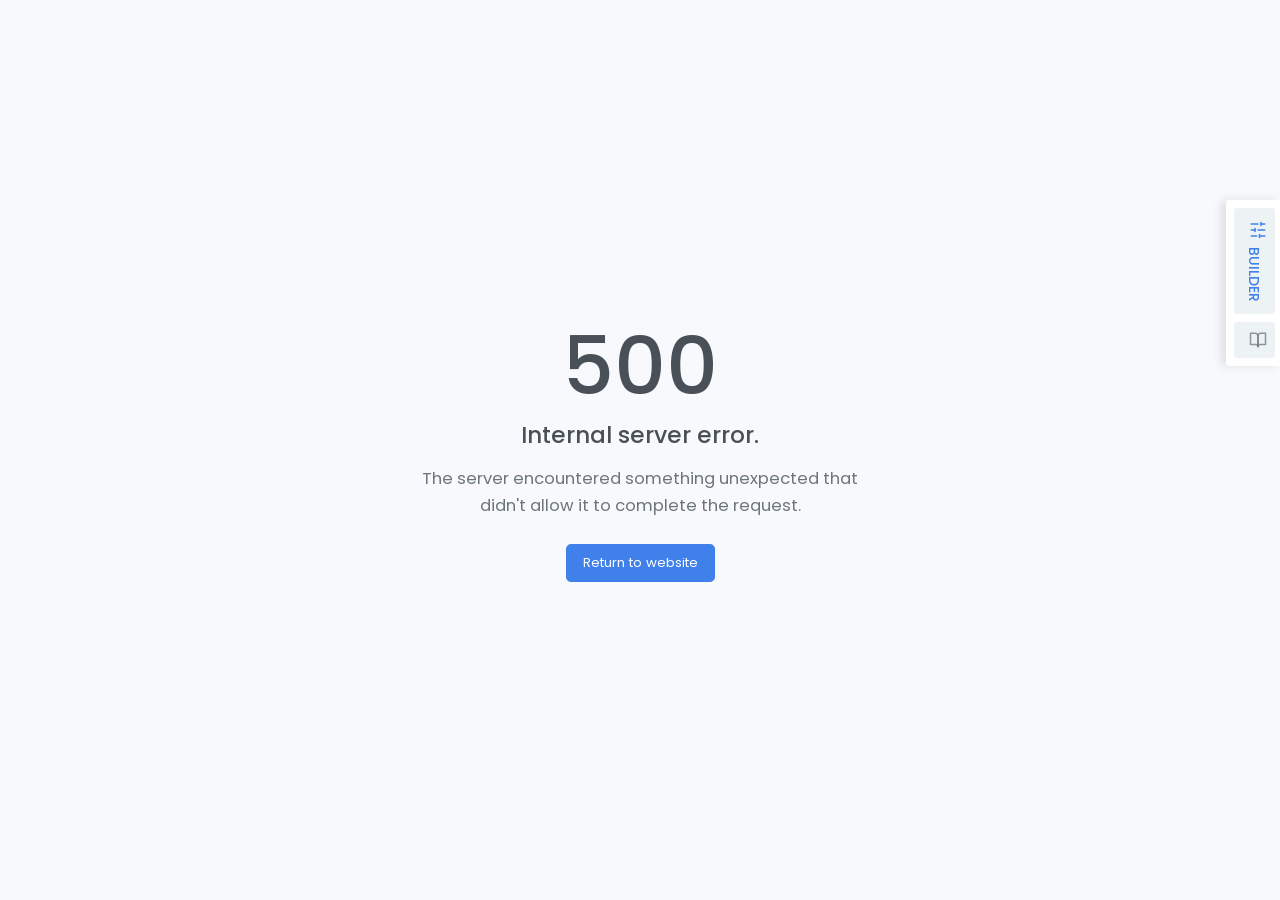
<file: appstack-assets/auth-500.html>
<!DOCTYPE html>
<!--
  HOW TO USE: 
  data-layout: fluid (default), boxed
  data-sidebar-theme: dark (default), colored, light
  data-sidebar-position: left (default), right
  data-sidebar-behavior: sticky (default), fixed, compact
-->
<html lang="en" data-bs-theme="dark" data-layout="fluid" data-sidebar-theme="dark" data-sidebar-position="left" data-sidebar-behavior="sticky">


<!-- Mirrored from appstack.bootlab.io/auth-500 by HTTrack Website Copier/3.x [XR&CO'2014], Wed, 02 Oct 2024 07:52:36 GMT -->
<!-- Added by HTTrack --><meta http-equiv="content-type" content="text/html;charset=UTF-8" /><!-- /Added by HTTrack -->
<head>
	<meta charset="utf-8">
	<meta http-equiv="X-UA-Compatible" content="IE=edge">
	<meta name="viewport" content="width=device-width, initial-scale=1, shrink-to-fit=no">
	<meta name="description" content="Responsive Bootstrap 5 Admin &amp; Dashboard Template">
	<meta name="author" content="Bootlab">

	<title>500 Internal Server Error | AppStack - Bootstrap 5 Admin &amp; Dashboard Template</title>

	<link rel="canonical" href="auth-501.html" />
	<link rel="shortcut icon" href="img/favicon.ico">

	<link rel="preconnect" href="https://fonts.googleapis.com/">
	<link rel="preconnect" href="https://fonts.gstatic.com/" crossorigin>
	<link href="https://fonts.googleapis.com/css2?family=Poppins:wght@300;400;500&amp;display=swap" rel="stylesheet">

	<link href="css/app.css" rel="stylesheet">

	<!-- BEGIN SETTINGS -->
	<!-- Remove this after purchasing -->
	<script src="js/settings.js"></script>
	<!-- END SETTINGS -->
<script async src="https://www.googletagmanager.com/gtag/js?id=G-Q3ZYEKLQ68"></script>
<script>
  window.dataLayer = window.dataLayer || [];
  function gtag(){dataLayer.push(arguments);}
  gtag('js', new Date());

  gtag('config', 'G-Q3ZYEKLQ68');
</script></head>

<body>
	<div class="auth-full-page d-flex">
		<div class="auth-form p-3">

			<div class="text-center">
				<h1 class="display-1 fw-bold">500</h1>
				<p class="h2">Internal server error.</p>
				<p class="lead fw-normal mt-3 mb-4">The server encountered something unexpected that didn't allow it to complete the request.</p>
				<a class='btn btn-primary btn-lg' href='dashboard-default.html'>Return to website</a>
			</div>

		</div>
	</div>

	<script src="js/app.js"></script>

</body>


<!-- Mirrored from appstack.bootlab.io/auth-500 by HTTrack Website Copier/3.x [XR&CO'2014], Wed, 02 Oct 2024 07:52:37 GMT -->
</html>
</file>
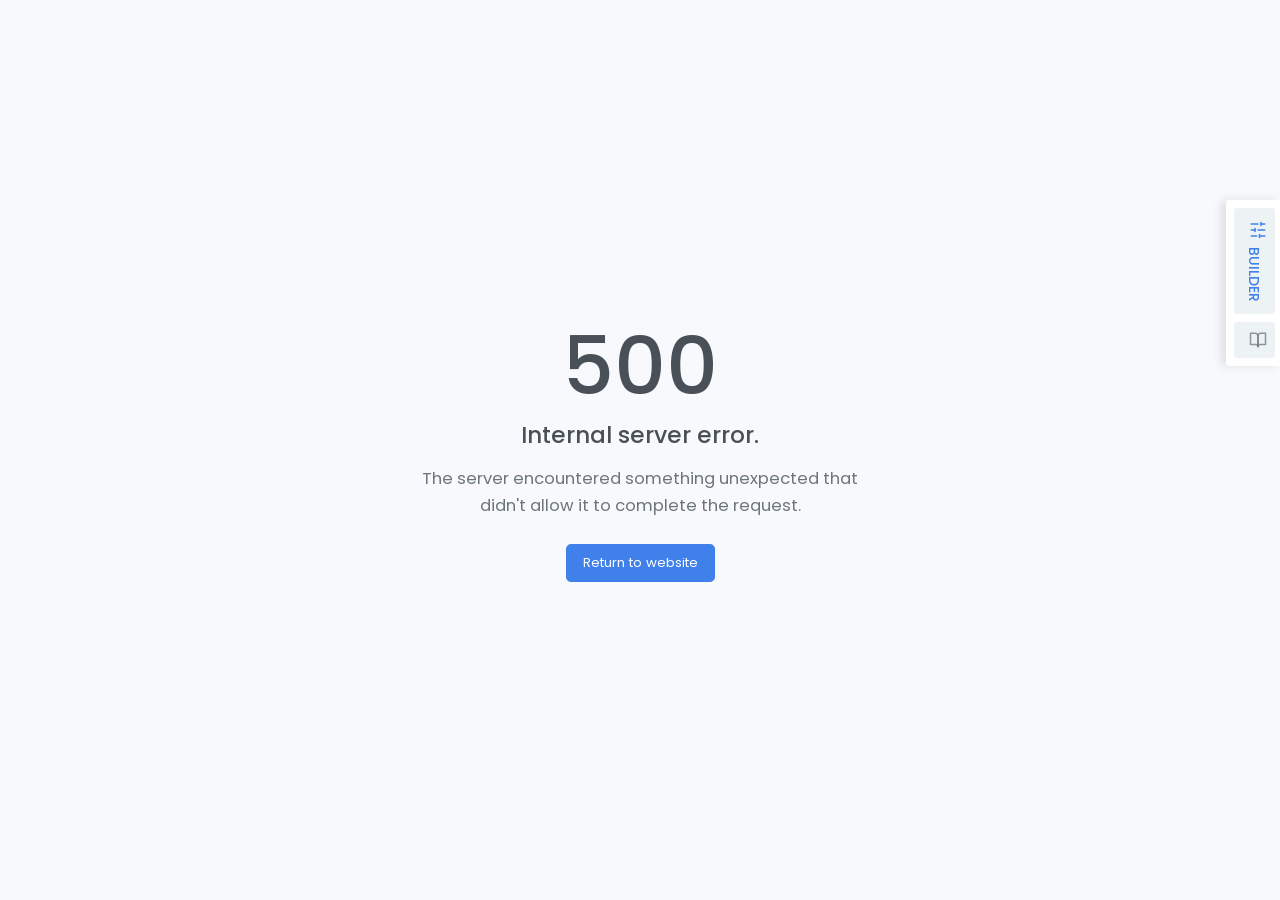
<file: appstack-assets/auth-501.html>
<!DOCTYPE html>
<!--
  HOW TO USE: 
  data-layout: fluid (default), boxed
  data-sidebar-theme: dark (default), colored, light
  data-sidebar-position: left (default), right
  data-sidebar-behavior: sticky (default), fixed, compact
-->
<html lang="en" data-bs-theme="dark" data-layout="fluid" data-sidebar-theme="dark" data-sidebar-position="left" data-sidebar-behavior="sticky">


<!-- Mirrored from appstack.bootlab.io/auth-500.html by HTTrack Website Copier/3.x [XR&CO'2014], Wed, 02 Oct 2024 07:53:02 GMT -->
<!-- Added by HTTrack --><meta http-equiv="content-type" content="text/html;charset=UTF-8" /><!-- /Added by HTTrack -->
<head>
	<meta charset="utf-8">
	<meta http-equiv="X-UA-Compatible" content="IE=edge">
	<meta name="viewport" content="width=device-width, initial-scale=1, shrink-to-fit=no">
	<meta name="description" content="Responsive Bootstrap 5 Admin &amp; Dashboard Template">
	<meta name="author" content="Bootlab">

	<title>500 Internal Server Error | AppStack - Bootstrap 5 Admin &amp; Dashboard Template</title>

	<link rel="canonical" href="auth-501.html" />
	<link rel="shortcut icon" href="img/favicon.ico">

	<link rel="preconnect" href="https://fonts.googleapis.com/">
	<link rel="preconnect" href="https://fonts.gstatic.com/" crossorigin>
	<link href="https://fonts.googleapis.com/css2?family=Poppins:wght@300;400;500&amp;display=swap" rel="stylesheet">

	<link href="css/app.css" rel="stylesheet">

	<!-- BEGIN SETTINGS -->
	<!-- Remove this after purchasing -->
	<script src="js/settings.js"></script>
	<!-- END SETTINGS -->
<script async src="https://www.googletagmanager.com/gtag/js?id=G-Q3ZYEKLQ68"></script>
<script>
  window.dataLayer = window.dataLayer || [];
  function gtag(){dataLayer.push(arguments);}
  gtag('js', new Date());

  gtag('config', 'G-Q3ZYEKLQ68');
</script></head>

<body>
	<div class="auth-full-page d-flex">
		<div class="auth-form p-3">

			<div class="text-center">
				<h1 class="display-1 fw-bold">500</h1>
				<p class="h2">Internal server error.</p>
				<p class="lead fw-normal mt-3 mb-4">The server encountered something unexpected that didn't allow it to complete the request.</p>
				<a class='btn btn-primary btn-lg' href='dashboard-default.html'>Return to website</a>
			</div>

		</div>
	</div>

	<script src="js/app.js"></script>

</body>


<!-- Mirrored from appstack.bootlab.io/auth-500.html by HTTrack Website Copier/3.x [XR&CO'2014], Wed, 02 Oct 2024 07:53:02 GMT -->
</html>
</file>
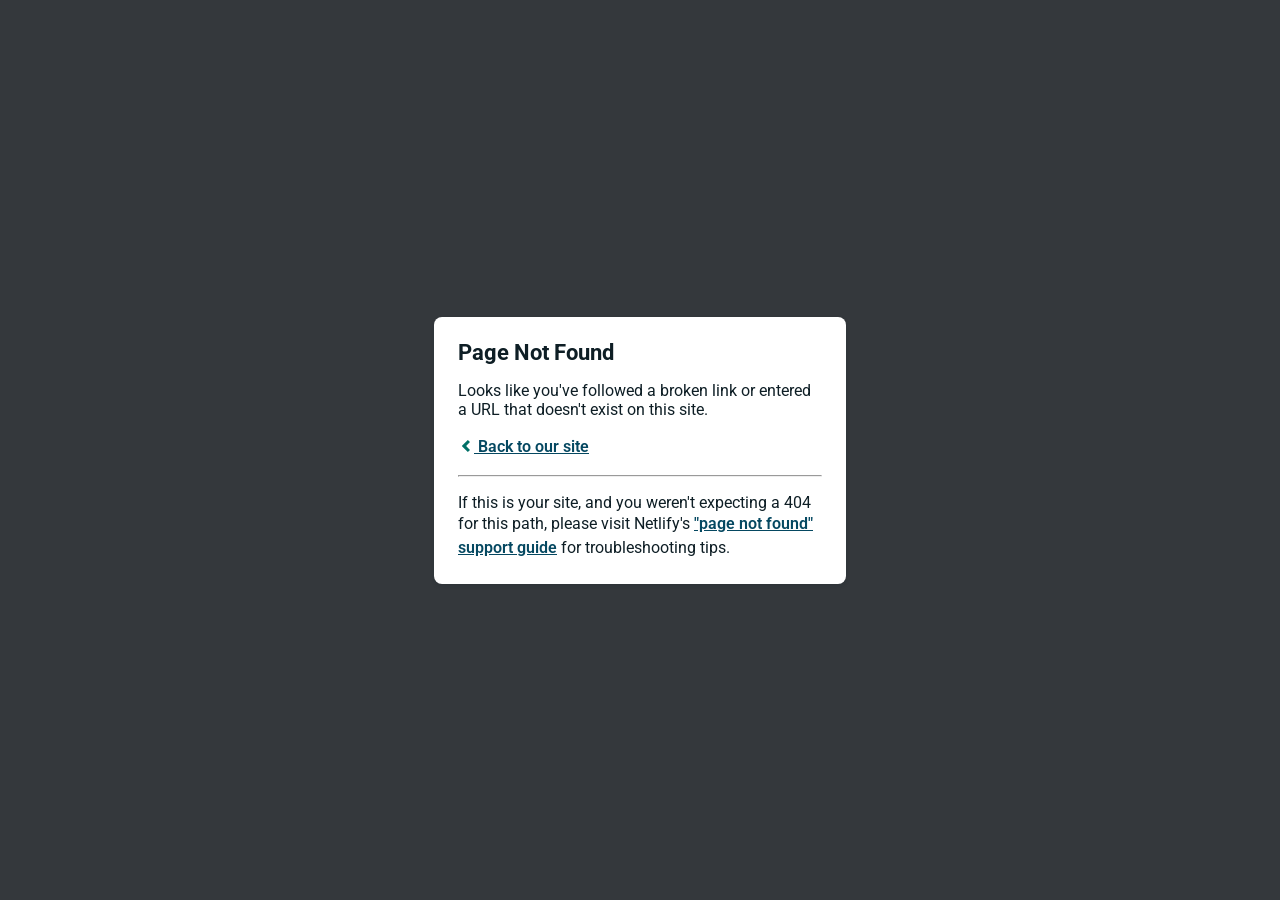
<file: appstack-assets/auth-calendar.html>
<!DOCTYPE html>
<html>
  <head>
    <meta charset="utf-8">
    <meta name="viewport" content="width=device-width, initial-scale=1.0, maximum-scale=1.0, user-scalable=no">

    <title>Page Not Found</title>
    <link href='https://fonts.googleapis.com/css?family=Roboto:400,700&subset=latin,latin-ext' rel='stylesheet' type='text/css'>
    <style>
    body {
      font-family: -apple-system, BlinkMacSystemFont, "Segoe UI", Roboto, Helvetica, Arial, sans-serif, "Apple Color Emoji", "Segoe UI Emoji", "Segoe UI Symbol";
      background: rgb(52, 56, 60);
      color: white;
      overflow: hidden;
      margin: 0;
      padding: 0;
    }

    h1 {
      margin: 0;
      font-size: 22px;
      line-height: 24px;
    }

    .main {
      position: relative;
      display: flex;
      flex-direction: column;
      align-items: center;
      justify-content: center;
      height: 100vh;
      width: 100vw;
    }

    .card {
      position: relative;
      display: flex;
      flex-direction: column;
      width: 75%;
      max-width: 364px;
      padding: 24px;
      background: white;
      color: rgb(14, 30, 37);
      border-radius: 8px;
      box-shadow: 0 2px 4px 0 rgba(14, 30, 37, .16);
    }

    a {
      margin: 0;
      font-weight: 600;
      line-height: 24px;
      color: #054861;
    }

    a svg {
      position: relative;
      top: 2px;
    }

    a:hover,
    a:focus {
      text-decoration: none;
    }

    a:hover svg path{
      fill: #007067;
    }

    p:last-of-type {
      margin-bottom: 0;
    }

    </style>
  </head>
  <body>
    <div class="main">
      <div class="card">
        <div class="header">
          <h1>Page Not Found</h1>
        </div>
        <div class="body">
          <p>Looks like you've followed a broken link or entered a URL that doesn't exist on this site.</p>
          <p>
            <a id="back-link" href="/">
              <svg xmlns="http://www.w3.org/2000/svg" width="16" height="16" viewBox="0 0 16 16">
                <path fill="#007067" d="M11.9998836,4.09370803 L8.55809517,7.43294953 C8.23531459,7.74611298 8.23531459,8.25388736 8.55809517,8.56693769 L12,11.9062921 L9.84187871,14 L4.24208544,8.56693751 C3.91930485,8.25388719 3.91930485,7.74611281 4.24208544,7.43294936 L9.84199531,2 L11.9998836,4.09370803 Z"/>
              </svg>
              Back to our site
             </a>
          </p>
          <hr><p>If this is your site, and you weren't expecting a 404 for this path, please visit Netlify's <a href="https://answers.netlify.com/t/support-guide-i-ve-deployed-my-site-but-i-still-see-page-not-found/125?utm_source=404page&utm_campaign=community_tracking">"page not found" support guide</a> for troubleshooting tips.
          </p>
        </div>
      </div>
    </div>
    <script>
      (function() {
        if (document.referrer && document.location.host && document.referrer.match(new RegExp("^https?://" + document.location.host))) {
          document.getElementById("back-link").setAttribute("href", document.referrer);
        }
      })();
    </script>
  </body>
</html>
</file>
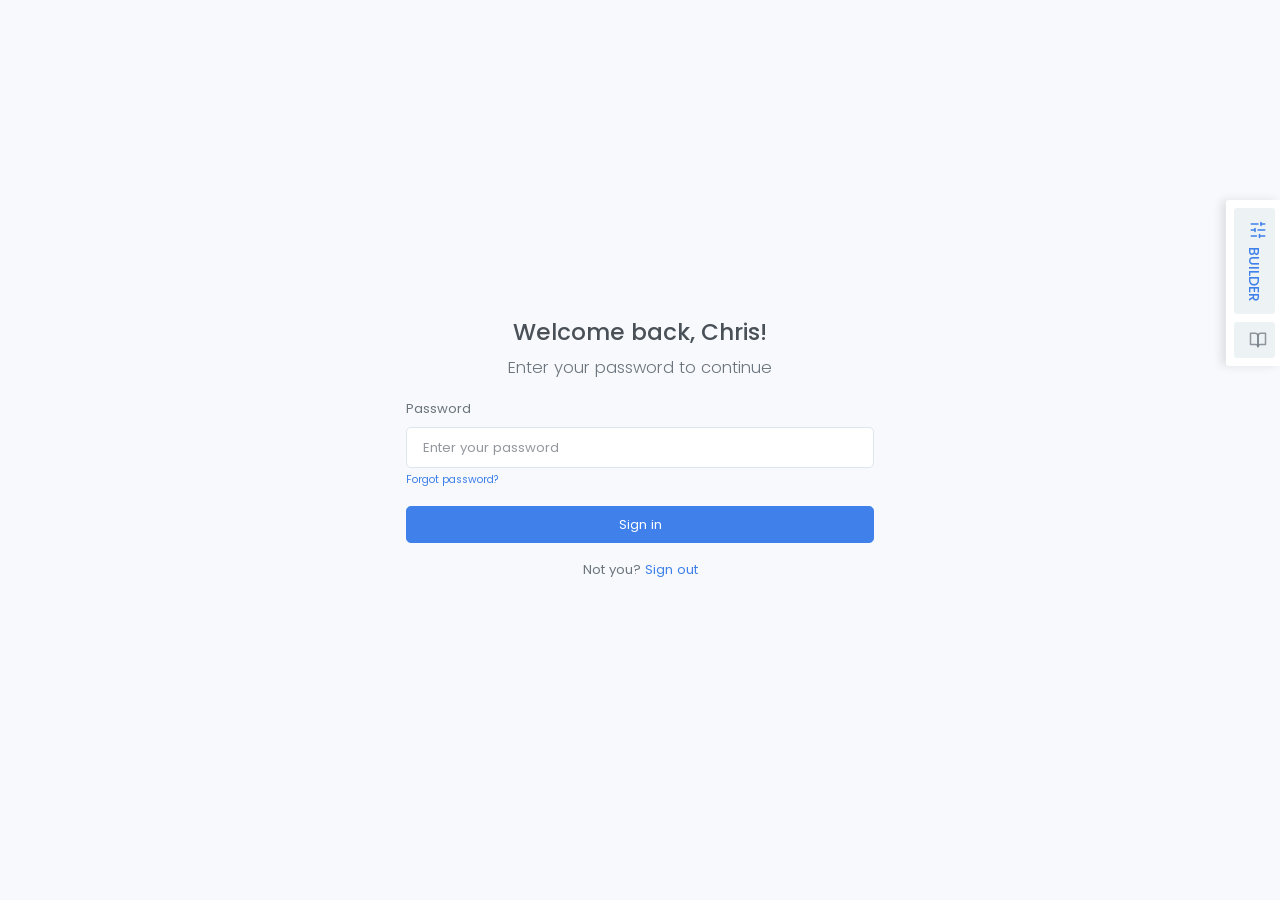
<file: appstack-assets/auth-lock-screen-2.html>
<!DOCTYPE html>
<!--
  HOW TO USE: 
  data-layout: fluid (default), boxed
  data-sidebar-theme: dark (default), colored, light
  data-sidebar-position: left (default), right
  data-sidebar-behavior: sticky (default), fixed, compact
-->
<html lang="en" data-bs-theme="dark" data-layout="fluid" data-sidebar-theme="dark" data-sidebar-position="left" data-sidebar-behavior="sticky">


<!-- Mirrored from appstack.bootlab.io/auth-lock-screen.html by HTTrack Website Copier/3.x [XR&CO'2014], Wed, 02 Oct 2024 07:53:02 GMT -->
<!-- Added by HTTrack --><meta http-equiv="content-type" content="text/html;charset=UTF-8" /><!-- /Added by HTTrack -->
<head>
	<meta charset="utf-8">
	<meta http-equiv="X-UA-Compatible" content="IE=edge">
	<meta name="viewport" content="width=device-width, initial-scale=1, shrink-to-fit=no">
	<meta name="description" content="Responsive Bootstrap 5 Admin &amp; Dashboard Template">
	<meta name="author" content="Bootlab">

	<title>Lock Screen | AppStack - Bootstrap 5 Admin &amp; Dashboard Template</title>

	<link rel="canonical" href="auth-lock-screen-2.html" />
	<link rel="shortcut icon" href="img/favicon.ico">

	<link rel="preconnect" href="https://fonts.googleapis.com/">
	<link rel="preconnect" href="https://fonts.gstatic.com/" crossorigin>
	<link href="https://fonts.googleapis.com/css2?family=Poppins:wght@300;400;500&amp;display=swap" rel="stylesheet">

	<link href="css/app.css" rel="stylesheet">

	<!-- BEGIN SETTINGS -->
	<!-- Remove this after purchasing -->
	<script src="js/settings.js"></script>
	<!-- END SETTINGS -->
<script async src="https://www.googletagmanager.com/gtag/js?id=G-Q3ZYEKLQ68"></script>
<script>
  window.dataLayer = window.dataLayer || [];
  function gtag(){dataLayer.push(arguments);}
  gtag('js', new Date());

  gtag('config', 'G-Q3ZYEKLQ68');
</script></head>

<body>
	<div class="auth-full-page d-flex">
		<div class="auth-form p-3">

			<div class="text-center">
				<h1 class="h2">Welcome back, Chris!</h1>
				<p class="lead">
					Enter your password to continue
				</p>
			</div>

			<div class="mb-3">
				<form>
					<div class="mb-3">
						<label class="form-label">Password</label>
						<input class="form-control form-control-lg" type="password" name="password" placeholder="Enter your password" />
						<small>
        <a href='auth-reset-password.html'>Forgot password?</a>
      </small>
					</div>
					<div class="d-grid gap-2 mt-3">
						<a class='btn btn-lg btn-primary' href='dashboard-default.html'>Sign in</a>
					</div>
				</form>
			</div>

			<div class="text-center">
				Not you? <a href='auth-sign-in.html'>Sign out</a>
			</div>
		</div>
	</div>

	<script src="js/app.js"></script>

</body>


<!-- Mirrored from appstack.bootlab.io/auth-lock-screen.html by HTTrack Website Copier/3.x [XR&CO'2014], Wed, 02 Oct 2024 07:53:02 GMT -->
</html>
</file>
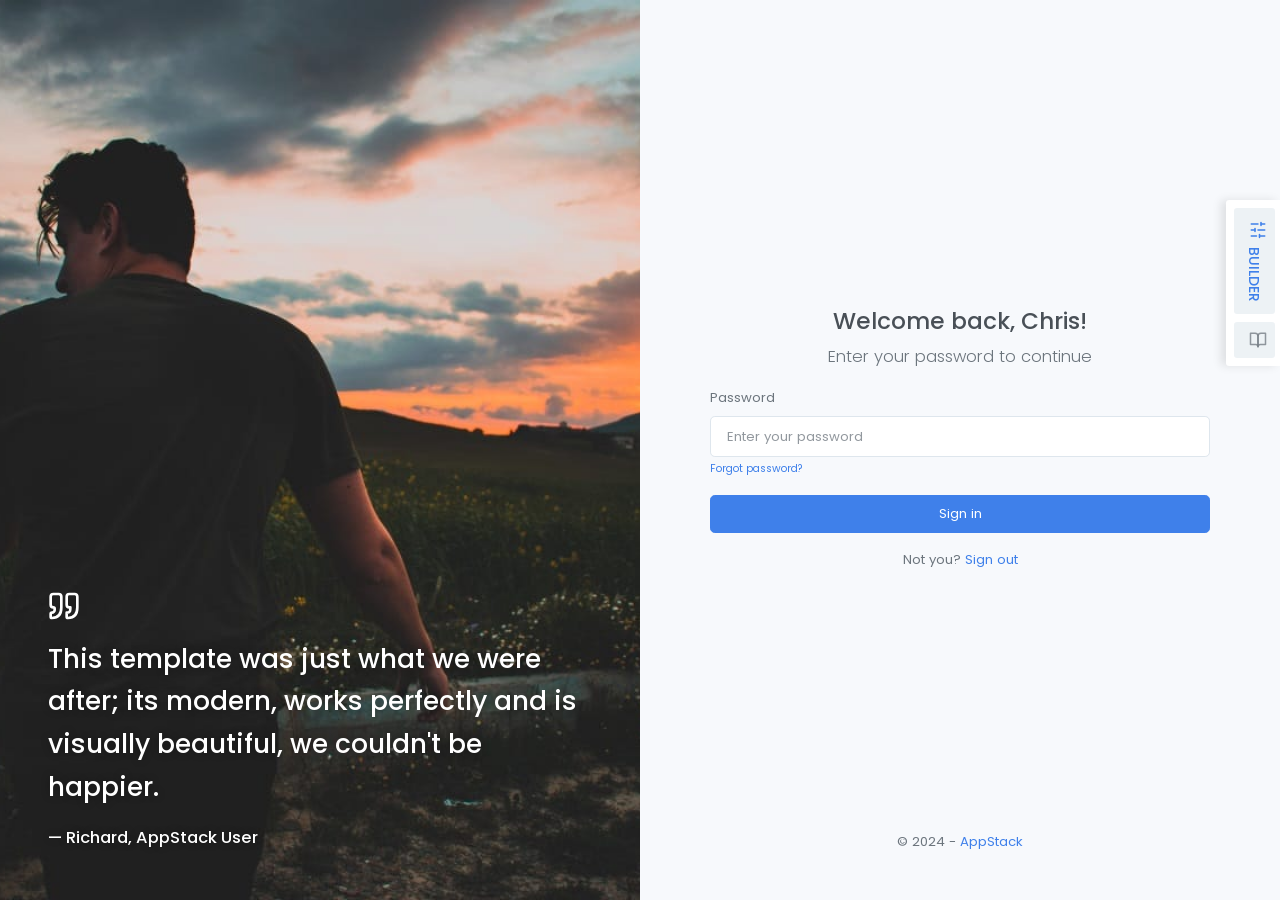
<file: appstack-assets/auth-lock-screen-cover.html>
<!DOCTYPE html>
<!--
  HOW TO USE: 
  data-layout: fluid (default), boxed
  data-sidebar-theme: dark (default), colored, light
  data-sidebar-position: left (default), right
  data-sidebar-behavior: sticky (default), fixed, compact
-->
<html lang="en" data-bs-theme="dark" data-layout="fluid" data-sidebar-theme="dark" data-sidebar-position="left" data-sidebar-behavior="sticky">


<!-- Mirrored from appstack.bootlab.io/auth-lock-screen-cover by HTTrack Website Copier/3.x [XR&CO'2014], Wed, 02 Oct 2024 07:52:34 GMT -->
<!-- Added by HTTrack --><meta http-equiv="content-type" content="text/html;charset=UTF-8" /><!-- /Added by HTTrack -->
<head>
	<meta charset="utf-8">
	<meta http-equiv="X-UA-Compatible" content="IE=edge">
	<meta name="viewport" content="width=device-width, initial-scale=1, shrink-to-fit=no">
	<meta name="description" content="Responsive Bootstrap 5 Admin &amp; Dashboard Template">
	<meta name="author" content="Bootlab">

	<title>Lock Screen | AppStack - Bootstrap 5 Admin &amp; Dashboard Template</title>

	<link rel="canonical" href="auth-lock-screen-2.html" />
	<link rel="shortcut icon" href="img/favicon.ico">

	<link rel="preconnect" href="https://fonts.googleapis.com/">
	<link rel="preconnect" href="https://fonts.gstatic.com/" crossorigin>
	<link href="https://fonts.googleapis.com/css2?family=Poppins:wght@300;400;500&amp;display=swap" rel="stylesheet">

	<link href="css/app.css" rel="stylesheet">

	<!-- BEGIN SETTINGS -->
	<!-- Remove this after purchasing -->
	<script src="js/settings.js"></script>
	<!-- END SETTINGS -->
<script async src="https://www.googletagmanager.com/gtag/js?id=G-Q3ZYEKLQ68"></script>
<script>
  window.dataLayer = window.dataLayer || [];
  function gtag(){dataLayer.push(arguments);}
  gtag('js', new Date());

  gtag('config', 'G-Q3ZYEKLQ68');
</script></head>

<body>
	<div class="container-fluid p-0">
		<div class="row g-0">
			<div class="col-xl-6 d-none d-xl-flex">
				<div class="auth-full-page position-relative">
					<img src="img/photos/unsplash-1.jpg" class="auth-bg" alt="Unsplash">
					<div class="auth-quote">
						<i data-lucide="quote"></i>
						<figure>
							<blockquote>
								<p>This template was just what we were after; its modern, works perfectly and is visually beautiful, we couldn't be happier.</p>
							</blockquote>
							<figcaption>
								— Richard, AppStack User
							</figcaption>
						</figure>
					</div>
				</div>
			</div>
			<div class="col-xl-6">
				<div class="auth-full-page d-flex p-4 p-xl-5">
					<div class="d-flex flex-column w-100 h-100">
						<div class="auth-form">

							<div class="text-center">
								<h1 class="h2">Welcome back, Chris!</h1>
								<p class="lead">
									Enter your password to continue
								</p>
							</div>

							<div class="mb-3">
								<form>
									<div class="mb-3">
										<label class="form-label">Password</label>
										<input class="form-control form-control-lg" type="password" name="password" placeholder="Enter your password" />
										<small>
        <a href='auth-reset-password-cover.html'>Forgot password?</a>
      </small>
									</div>
									<div class="d-grid gap-2 mt-3">
										<a class='btn btn-lg btn-primary' href='dashboard-default.html'>Sign in</a>
									</div>
								</form>
							</div>

							<div class="text-center">
								Not you? <a href='auth-sign-in-cover.html'>Sign out</a>
							</div>
						</div>
						<div class="text-center">
							<p class="mb-0">
								&copy; 2024 - <a href='index.html'>AppStack</a>
							</p>
						</div>
					</div>
				</div>
			</div>
		</div>
	</div>

	<script src="js/app.js"></script>

</body>


<!-- Mirrored from appstack.bootlab.io/auth-lock-screen-cover by HTTrack Website Copier/3.x [XR&CO'2014], Wed, 02 Oct 2024 07:52:34 GMT -->
</html>
</file>
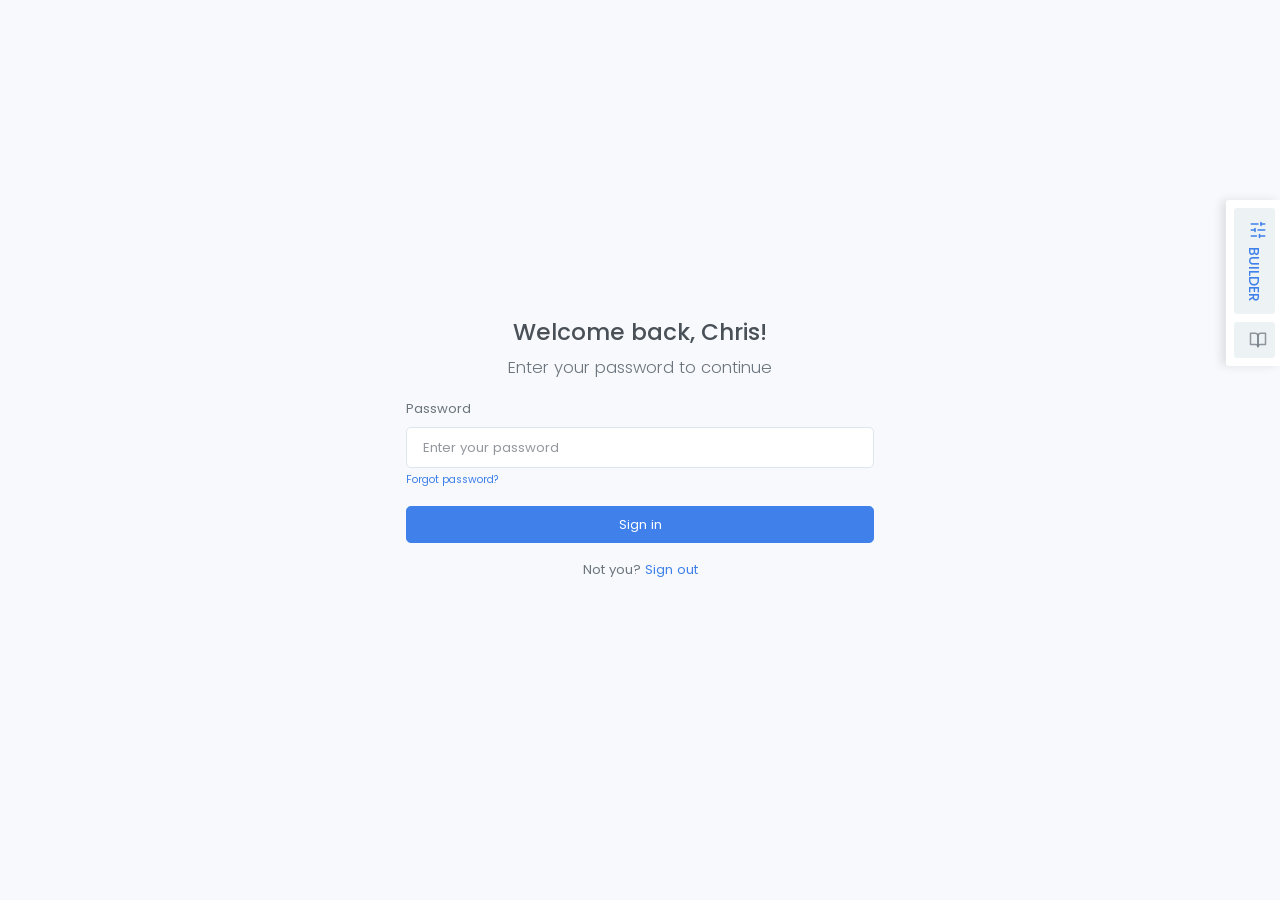
<file: appstack-assets/auth-lock-screen.html>
<!DOCTYPE html>
<!--
  HOW TO USE: 
  data-layout: fluid (default), boxed
  data-sidebar-theme: dark (default), colored, light
  data-sidebar-position: left (default), right
  data-sidebar-behavior: sticky (default), fixed, compact
-->
<html lang="en" data-bs-theme="dark" data-layout="fluid" data-sidebar-theme="dark" data-sidebar-position="left" data-sidebar-behavior="sticky">


<!-- Mirrored from appstack.bootlab.io/auth-lock-screen by HTTrack Website Copier/3.x [XR&CO'2014], Wed, 02 Oct 2024 07:52:34 GMT -->
<!-- Added by HTTrack --><meta http-equiv="content-type" content="text/html;charset=UTF-8" /><!-- /Added by HTTrack -->
<head>
	<meta charset="utf-8">
	<meta http-equiv="X-UA-Compatible" content="IE=edge">
	<meta name="viewport" content="width=device-width, initial-scale=1, shrink-to-fit=no">
	<meta name="description" content="Responsive Bootstrap 5 Admin &amp; Dashboard Template">
	<meta name="author" content="Bootlab">

	<title>Lock Screen | AppStack - Bootstrap 5 Admin &amp; Dashboard Template</title>

	<link rel="canonical" href="auth-lock-screen-2.html" />
	<link rel="shortcut icon" href="img/favicon.ico">

	<link rel="preconnect" href="https://fonts.googleapis.com/">
	<link rel="preconnect" href="https://fonts.gstatic.com/" crossorigin>
	<link href="https://fonts.googleapis.com/css2?family=Poppins:wght@300;400;500&amp;display=swap" rel="stylesheet">

	<link href="css/app.css" rel="stylesheet">

	<!-- BEGIN SETTINGS -->
	<!-- Remove this after purchasing -->
	<script src="js/settings.js"></script>
	<!-- END SETTINGS -->
<script async src="https://www.googletagmanager.com/gtag/js?id=G-Q3ZYEKLQ68"></script>
<script>
  window.dataLayer = window.dataLayer || [];
  function gtag(){dataLayer.push(arguments);}
  gtag('js', new Date());

  gtag('config', 'G-Q3ZYEKLQ68');
</script></head>

<body>
	<div class="auth-full-page d-flex">
		<div class="auth-form p-3">

			<div class="text-center">
				<h1 class="h2">Welcome back, Chris!</h1>
				<p class="lead">
					Enter your password to continue
				</p>
			</div>

			<div class="mb-3">
				<form>
					<div class="mb-3">
						<label class="form-label">Password</label>
						<input class="form-control form-control-lg" type="password" name="password" placeholder="Enter your password" />
						<small>
        <a href='auth-reset-password.html'>Forgot password?</a>
      </small>
					</div>
					<div class="d-grid gap-2 mt-3">
						<a class='btn btn-lg btn-primary' href='dashboard-default.html'>Sign in</a>
					</div>
				</form>
			</div>

			<div class="text-center">
				Not you? <a href='auth-sign-in.html'>Sign out</a>
			</div>
		</div>
	</div>

	<script src="js/app.js"></script>

</body>


<!-- Mirrored from appstack.bootlab.io/auth-lock-screen by HTTrack Website Copier/3.x [XR&CO'2014], Wed, 02 Oct 2024 07:52:34 GMT -->
</html>
</file>
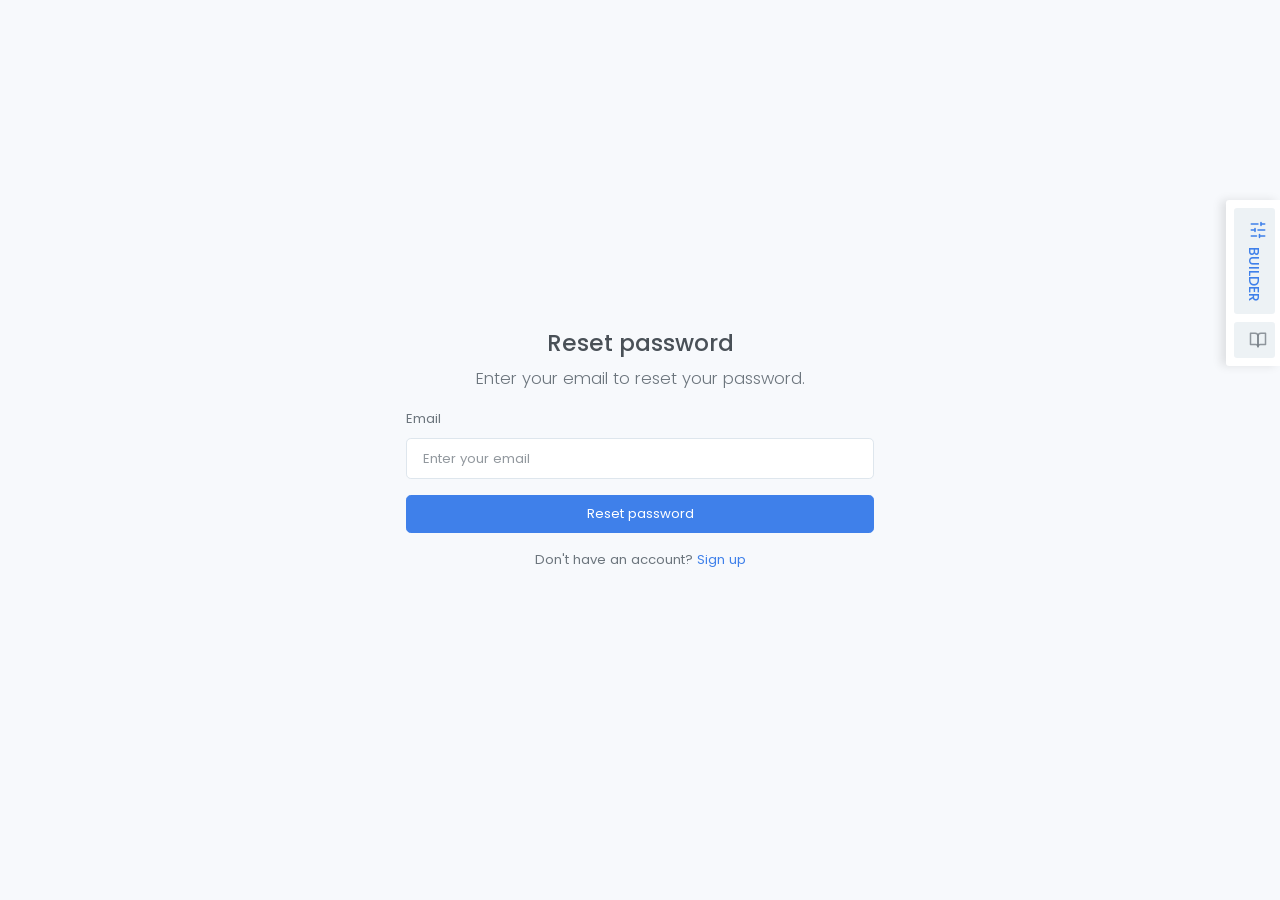
<file: appstack-assets/auth-reset-password-2.html>
<!DOCTYPE html>
<!--
  HOW TO USE: 
  data-layout: fluid (default), boxed
  data-sidebar-theme: dark (default), colored, light
  data-sidebar-position: left (default), right
  data-sidebar-behavior: sticky (default), fixed, compact
-->
<html lang="en" data-bs-theme="dark" data-layout="fluid" data-sidebar-theme="dark" data-sidebar-position="left" data-sidebar-behavior="sticky">


<!-- Mirrored from appstack.bootlab.io/auth-reset-password.html by HTTrack Website Copier/3.x [XR&CO'2014], Wed, 02 Oct 2024 07:53:02 GMT -->
<!-- Added by HTTrack --><meta http-equiv="content-type" content="text/html;charset=UTF-8" /><!-- /Added by HTTrack -->
<head>
	<meta charset="utf-8">
	<meta http-equiv="X-UA-Compatible" content="IE=edge">
	<meta name="viewport" content="width=device-width, initial-scale=1, shrink-to-fit=no">
	<meta name="description" content="Responsive Bootstrap 5 Admin &amp; Dashboard Template">
	<meta name="author" content="Bootlab">

	<title>Reset Password | AppStack - Bootstrap 5 Admin &amp; Dashboard Template</title>

	<link rel="canonical" href="auth-reset-password-2.html" />
	<link rel="shortcut icon" href="img/favicon.ico">

	<link rel="preconnect" href="https://fonts.googleapis.com/">
	<link rel="preconnect" href="https://fonts.gstatic.com/" crossorigin>
	<link href="https://fonts.googleapis.com/css2?family=Poppins:wght@300;400;500&amp;display=swap" rel="stylesheet">

	<link href="css/app.css" rel="stylesheet">

	<!-- BEGIN SETTINGS -->
	<!-- Remove this after purchasing -->
	<script src="js/settings.js"></script>
	<!-- END SETTINGS -->
<script async src="https://www.googletagmanager.com/gtag/js?id=G-Q3ZYEKLQ68"></script>
<script>
  window.dataLayer = window.dataLayer || [];
  function gtag(){dataLayer.push(arguments);}
  gtag('js', new Date());

  gtag('config', 'G-Q3ZYEKLQ68');
</script></head>

<body>
	<div class="auth-full-page d-flex">
		<div class="auth-form p-3">

			<div class="text-center">
				<h1 class="h2">Reset password</h1>
				<p class="lead">
					Enter your email to reset your password.
				</p>
			</div>

			<div class="mb-3">
				<form>
					<div class="mb-3">
						<label class="form-label">Email</label>
						<input class="form-control form-control-lg" type="email" name="email" placeholder="Enter your email" />
					</div>
					<div class="d-grid gap-2 mt-3">
						<a class='btn btn-lg btn-primary' href='dashboard-default.html'>Reset password</a>
					</div>
				</form>
			</div>

			<div class="text-center">
				Don't have an account? <a href='auth-sign-up.html'>Sign up</a>
			</div>
		</div>
	</div>

	<script src="js/app.js"></script>

</body>


<!-- Mirrored from appstack.bootlab.io/auth-reset-password.html by HTTrack Website Copier/3.x [XR&CO'2014], Wed, 02 Oct 2024 07:53:02 GMT -->
</html>
</file>
